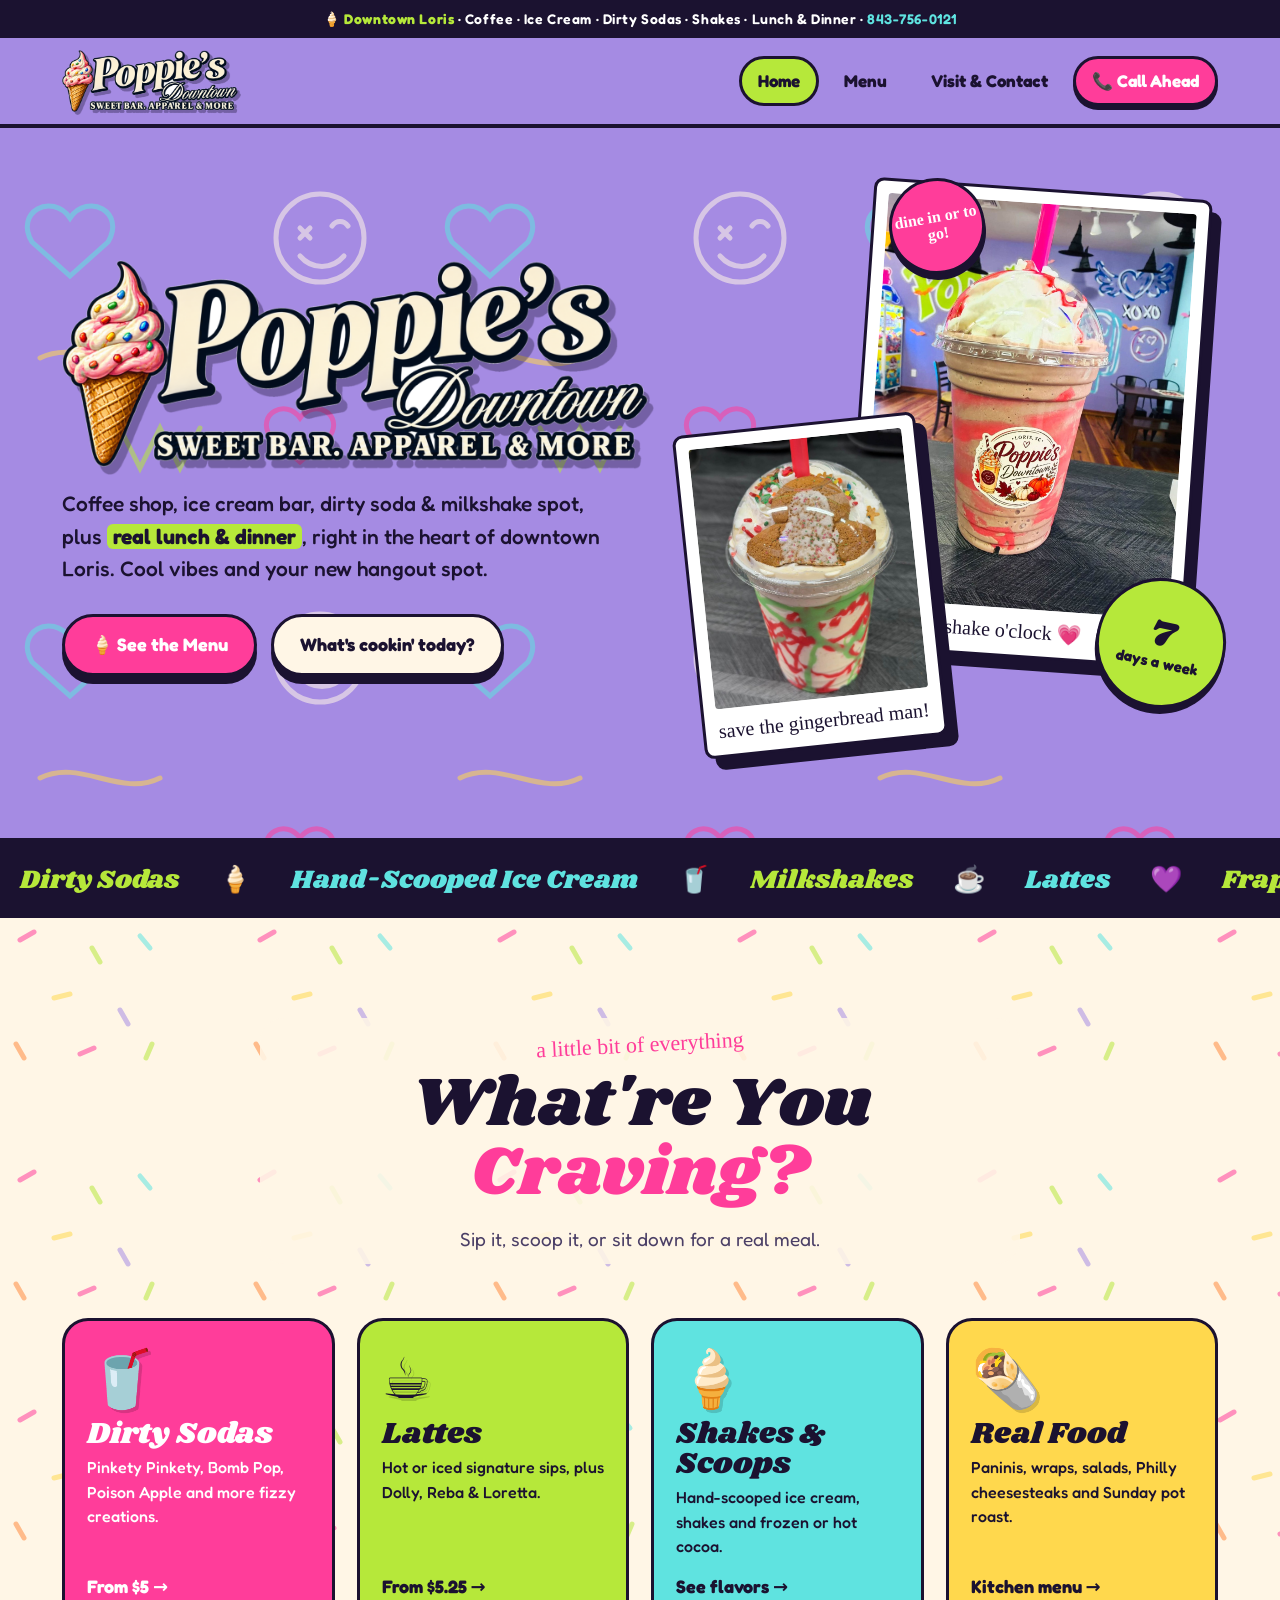
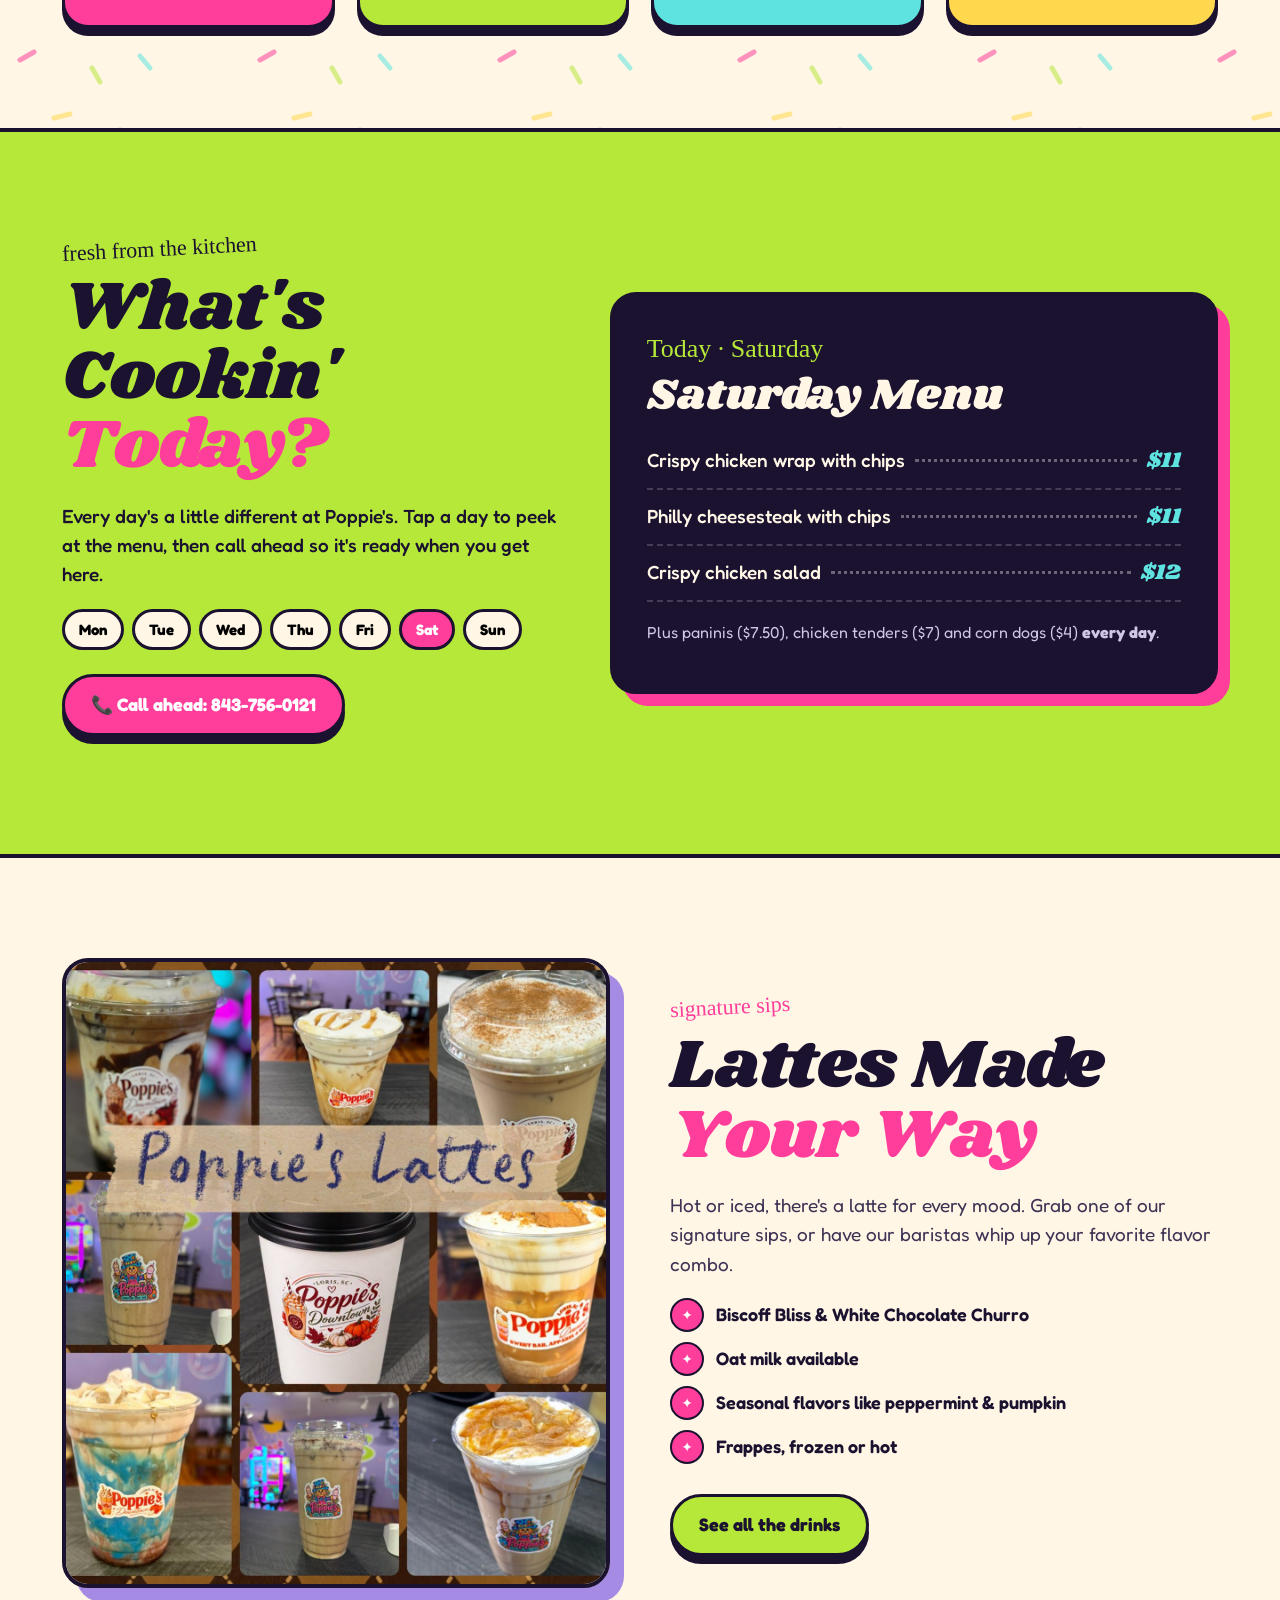
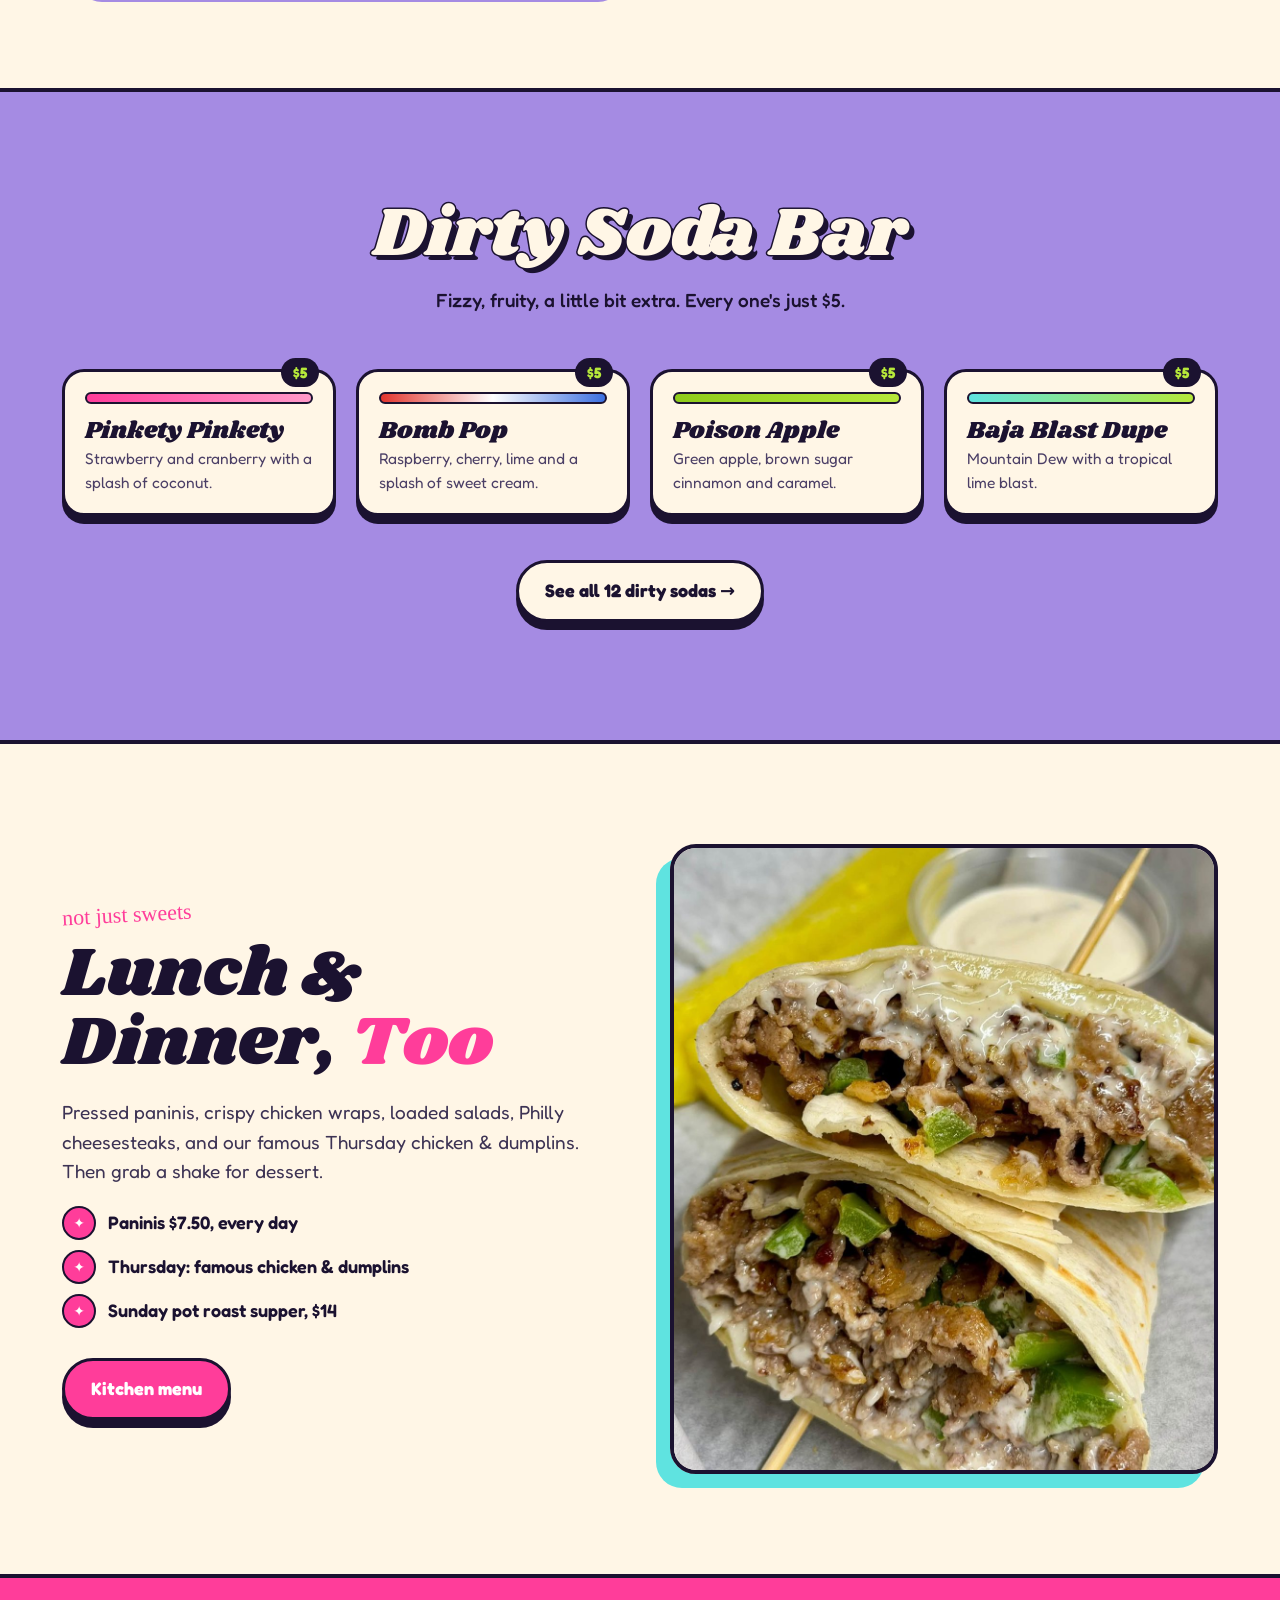
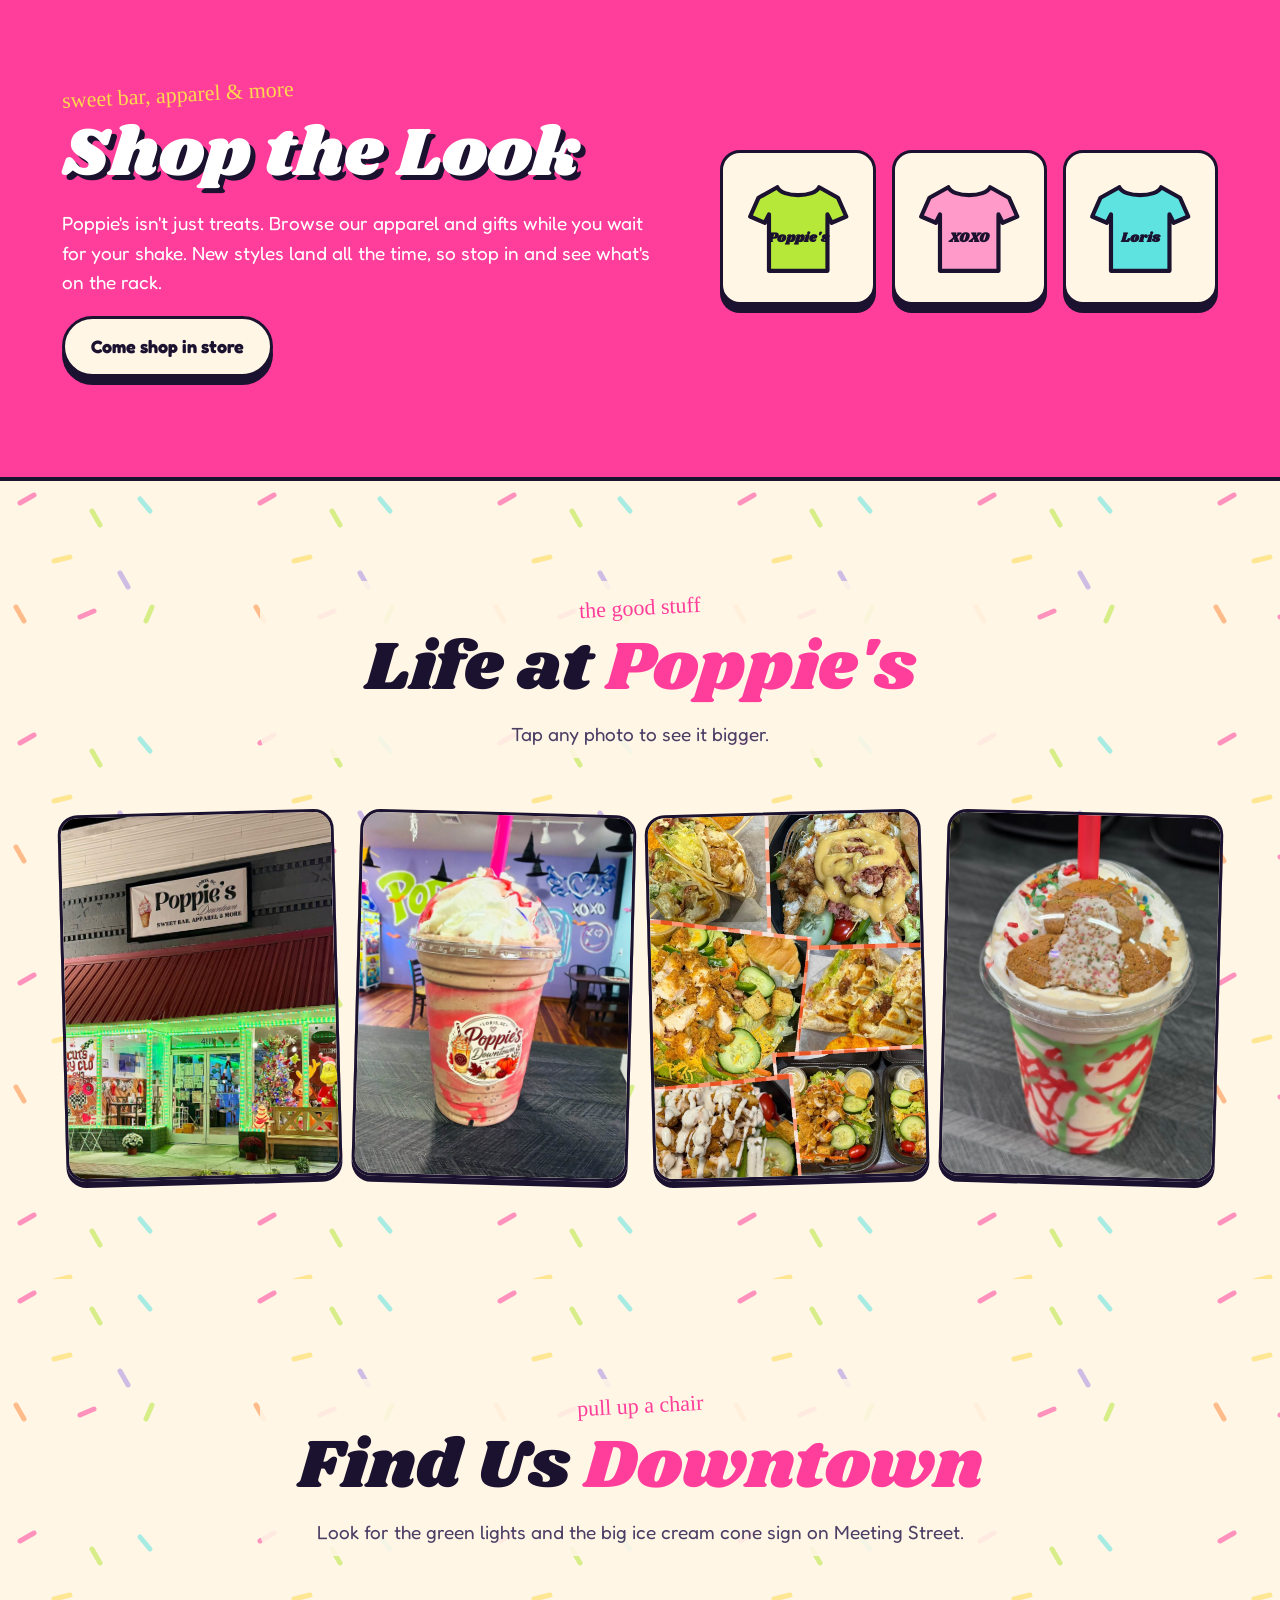
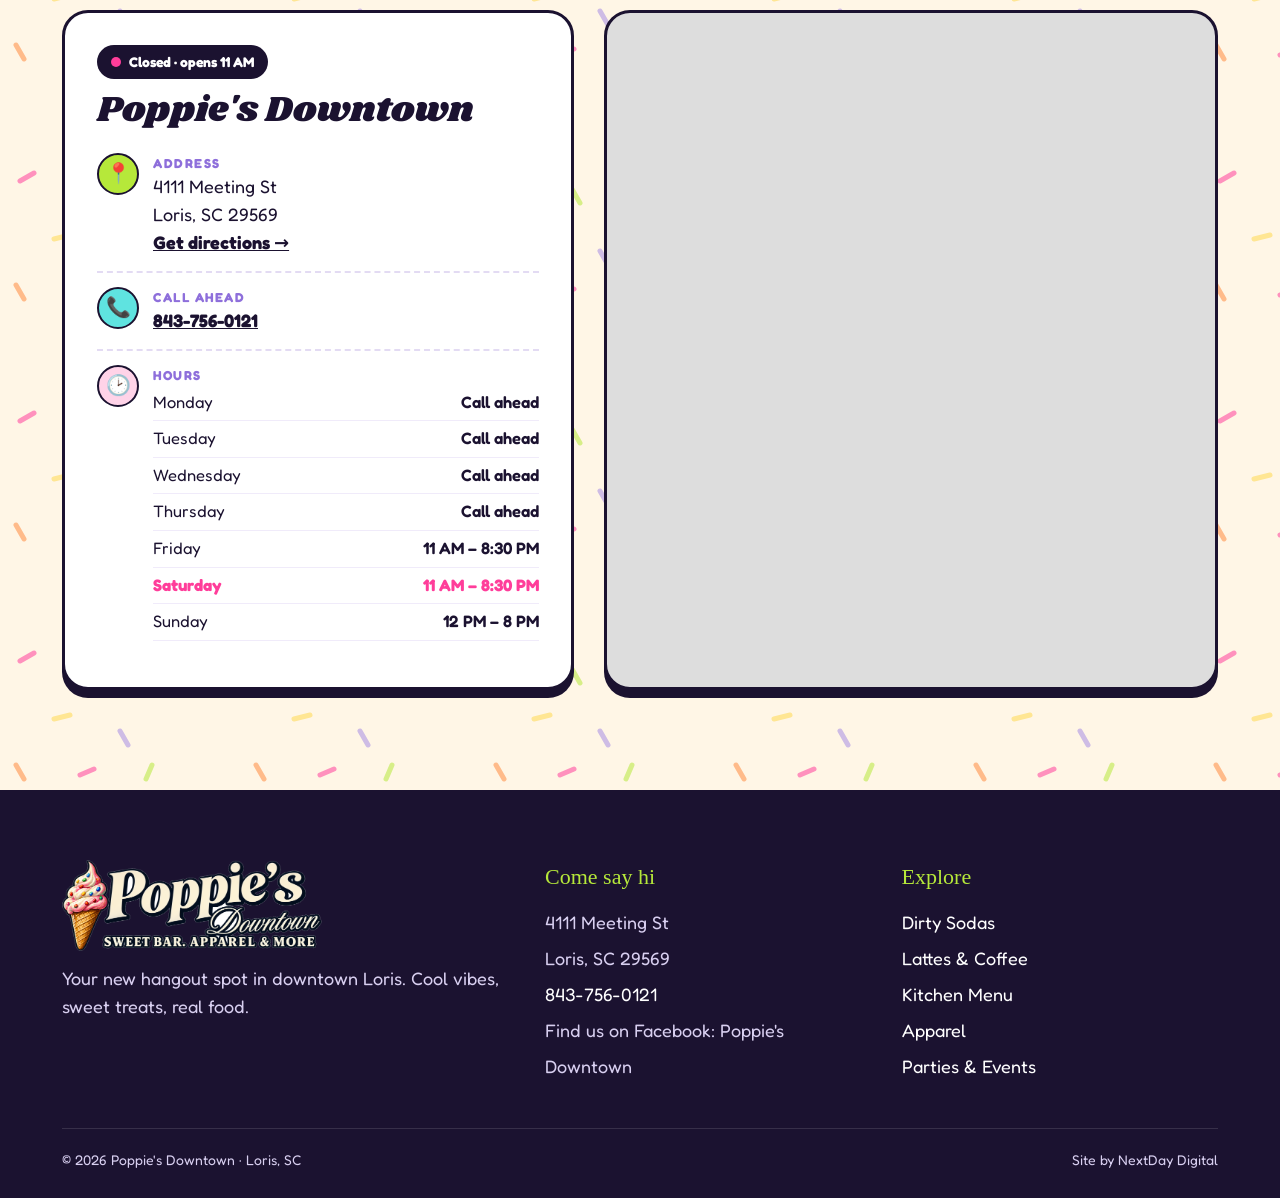
<file: index.html>
<!doctype html>
<html lang="en">
<head>
<meta charset="utf-8">
<meta name="viewport" content="width=device-width,initial-scale=1">
<title>Poppie's Downtown | Coffee, Ice Cream, Dirty Sodas & Lunch in Loris, SC</title>
<meta name="description" content="Poppie's Downtown in Loris, SC: coffee shop, ice cream bar, dirty sodas, milkshakes, lunch & dinner, and apparel. Your new hangout spot, open 7 days a week.">
<meta name="theme-color" content="#A58BE3">
<meta property="og:title" content="Poppie's Downtown | Coffee, Ice Cream, Dirty Sodas & Lunch in Loris, SC">
<meta property="og:description" content="Poppie's Downtown in Loris, SC: coffee shop, ice cream bar, dirty sodas, milkshakes, lunch & dinner, and apparel. Your new hangout spot, open 7 days a week.">
<meta property="og:image" content="assets/img/storefront.jpg">
<link rel="icon" href="assets/img/favicon.png" type="image/png">
<link rel="preconnect" href="https://fonts.googleapis.com"><link rel="preconnect" href="https://fonts.gstatic.com" crossorigin>
<link href="https://fonts.googleapis.com/css2?family=Fredoka:wght@400;500;600;700&family=Permanent+Marker&family=Shrikhand&display=swap" rel="stylesheet">
<link rel="stylesheet" href="assets/css/style.css">
<script type="application/ld+json">{"@context":"https://schema.org","@type":"CafeOrCoffeeShop","name":"Poppie's Downtown Sweet Bar, Apparel & More","servesCuisine":["Coffee","Ice Cream","Desserts","Sandwiches"],"telephone":"+1-843-756-0121","address":{"@type":"PostalAddress","streetAddress":"4111 Meeting St","addressLocality":"Loris","addressRegion":"SC","postalCode":"29569","addressCountry":"US"},"image":"assets/img/storefront.jpg","priceRange":"$"}</script>
</head>
<body>
<div class="topbar">🍦 <b>Downtown Loris</b><span class="hide-m"> · Coffee · Ice Cream · Dirty Sodas · Shakes · Lunch &amp; Dinner</span> · <a href="tel:8437560121">843-756-0121</a></div>
<header class="site">
  <div class="wrap nav">
    <a class="brand" href="index.html" aria-label="Poppie's Downtown home"><img src="assets/img/logo-sm.png" alt="Poppie's Downtown Sweet Bar, Apparel &amp; More"></a>
    <button class="burger" aria-label="Open menu" aria-expanded="false"><i></i><i></i><i></i></button>
    <nav class="links"><a href="index.html" aria-current="page">Home</a><a href="menu.html">Menu</a><a href="visit.html">Visit &amp; Contact</a><a class="cta" href="tel:8437560121">📞 Call Ahead</a></nav>
  </div>
</header>

<main>
<section class="hero">
  <div class="wrap">
    <div>
      <img class="logo" src="assets/img/logo.png" alt="Poppie's Downtown Sweet Bar, Apparel &amp; More" fetchpriority="high">
      <p class="lead">Coffee shop, ice cream bar, dirty soda &amp; milkshake spot, plus <b>real lunch &amp; dinner</b>, right in the heart of downtown Loris. Cool vibes and your new hangout spot.</p>
      <div class="ctas"><a class="btn btn-pink" href="menu.html">🍦 See the Menu</a><a class="btn btn-cream" href="#today">What's cookin' today?</a></div>
    </div>
    <div class="hero-media">
      <div class="polaroid p1"><img src="assets/img/shake-mural.jpg" alt="Swirled strawberry chocolate milkshake in front of the colorful Poppie's mural wall"><span>shake o'clock 💗</span></div>
      <div class="polaroid p2"><img src="assets/img/gingerbread-shake.jpg" alt="Gingerbread milkshake with a gingerbread man cookie"><span>save the gingerbread man!</span></div>
      <div class="sticker s1"><div><b>7</b>days a week</div></div>
      <div class="sticker s2">dine in or to go!</div>
    </div>
  </div>
</section>
<div class="marquee" aria-hidden="true"><div class="track"><span>Dirty Sodas</span><span>🍦</span><span>Hand-Scooped Ice Cream</span><span>🥤</span><span>Milkshakes</span><span>☕</span><span>Lattes</span><span>💜</span><span>Frappes</span><span>🍫</span><span>Hot Cocoa</span><span>🌯</span><span>Paninis &amp; Wraps</span><span>🛍️</span><span>Apparel</span><span>✨</span><span>Dirty Sodas</span><span>🍦</span><span>Hand-Scooped Ice Cream</span><span>🥤</span><span>Milkshakes</span><span>☕</span><span>Lattes</span><span>💜</span><span>Frappes</span><span>🍫</span><span>Hot Cocoa</span><span>🌯</span><span>Paninis &amp; Wraps</span><span>🛍️</span><span>Apparel</span><span>✨</span></div></div>

<section class="sprinkles">
  <div class="wrap">
    <div class="sec-head rv"><span class="tag">a little bit of everything</span><h2 class="h2">What're You <span class="hl">Craving?</span></h2><p>Sip it, scoop it, or sit down for a real meal.</p></div>
    <div class="cats">
      <a class="cat c1 rv" href="menu.html#drinks"><div class="em">🥤</div><h3>Dirty Sodas</h3><p>Pinkety Pinkety, Bomb Pop, Poison Apple and more fizzy creations.</p><span class="go">From $5 →</span></a>
      <a class="cat c2 rv" href="menu.html#coffee"><div class="em">☕</div><h3>Lattes</h3><p>Hot or iced signature sips, plus Dolly, Reba &amp; Loretta.</p><span class="go">From $5.25 →</span></a>
      <a class="cat c3 rv" href="menu.html#cocoa"><div class="em">🍦</div><h3>Shakes &amp; Scoops</h3><p>Hand-scooped ice cream, shakes and frozen or hot cocoa.</p><span class="go">See flavors →</span></a>
      <a class="cat c4 rv" href="menu.html#kitchen"><div class="em">🌯</div><h3>Real Food</h3><p>Paninis, wraps, salads, Philly cheesesteaks and Sunday pot roast.</p><span class="go">Kitchen menu →</span></a>
    </div>
  </div>
</section>

<section class="today" id="today">
  <div class="wrap grid">
    <div class="rv">
      <span class="tag" style="color:var(--ink)">fresh from the kitchen</span>
      <h2 class="h2">What's Cookin' <span class="hl">Today?</span></h2>
      <p style="font-size:19px;font-weight:500">Every day's a little different at Poppie's. Tap a day to peek at the menu, then call ahead so it's ready when you get here.</p>
      <div class="day-pills"></div>
      <p style="margin-top:24px"><a class="btn btn-pink" href="tel:8437560121">📞 Call ahead: 843-756-0121</a></p>
    </div>
    <div class="chalk rv" data-today>
      <div class="day">Today</div>
      <h3>Lunch &amp; Dinner</h3>
      <ul></ul>
      <span class="note"></span>
      <p class="call">Plus paninis ($7.50), chicken tenders ($7) and corn dogs ($4) <b>every day</b>.</p>
    </div>
  </div>
</section>

<section class="feature">
  <div class="wrap grid">
    <div class="media rv"><img src="assets/img/lattes.jpg" alt="Collage of Poppie's signature lattes" loading="lazy" data-zoom></div>
    <div class="rv">
      <span class="tag">signature sips</span>
      <h2 class="h2">Lattes Made <span class="hl">Your Way</span></h2>
      <p>Hot or iced, there's a latte for every mood. Grab one of our signature sips, or have our baristas whip up your favorite flavor combo.</p>
      <ul class="checks"><li>Biscoff Bliss &amp; White Chocolate Churro</li><li>Oat milk available</li><li>Seasonal flavors like peppermint &amp; pumpkin</li><li>Frappes, frozen or hot</li></ul>
      <a class="btn btn-lime" href="menu.html#coffee">See all the drinks</a>
    </div>
  </div>
</section>

<section class="sips">
  <div class="wrap">
    <div class="sec-head rv"><h2 class="h2">Dirty Soda Bar</h2><p>Fizzy, fruity, a little bit extra. Every one's just $5.</p></div>
    <div class="cups">
      <div class="cup rv"><span class="pr">$5</span><div class="swatch" style="background:linear-gradient(90deg,#FF3D9A,#ff9ac9)"></div><h3>Pinkety Pinkety</h3><p>Strawberry and cranberry with a splash of coconut.</p></div>
      <div class="cup rv"><span class="pr">$5</span><div class="swatch" style="background:linear-gradient(90deg,#e2352e,#fff,#3b6fe0)"></div><h3>Bomb Pop</h3><p>Raspberry, cherry, lime and a splash of sweet cream.</p></div>
      <div class="cup rv"><span class="pr">$5</span><div class="swatch" style="background:linear-gradient(90deg,#8FCB1B,#B6E83A)"></div><h3>Poison Apple</h3><p>Green apple, brown sugar cinnamon and caramel.</p></div>
      <div class="cup rv"><span class="pr">$5</span><div class="swatch" style="background:linear-gradient(90deg,#5FE3E0,#B6E83A)"></div><h3>Baja Blast Dupe</h3><p>Mountain Dew with a tropical lime blast.</p></div>
    </div>
    <p style="text-align:center;margin-top:44px"><a class="btn btn-cream" href="menu.html#drinks">See all 12 dirty sodas →</a></p>
  </div>
</section>

<section class="feature rev">
  <div class="wrap grid">
    <div class="media rv"><img src="assets/img/philly-wrap.jpg" alt="Philly cheesesteak wrap with a pickle spear" loading="lazy" data-zoom></div>
    <div class="rv">
      <span class="tag">not just sweets</span>
      <h2 class="h2">Lunch &amp; Dinner, <span class="hl">Too</span></h2>
      <p>Pressed paninis, crispy chicken wraps, loaded salads, Philly cheesesteaks, and our famous Thursday chicken &amp; dumplins. Then grab a shake for dessert.</p>
      <ul class="checks"><li>Paninis $7.50, every day</li><li>Thursday: famous chicken &amp; dumplins</li><li>Sunday pot roast supper, $14</li></ul>
      <a class="btn btn-pink" href="menu.html#kitchen">Kitchen menu</a>
    </div>
  </div>
</section>

<section class="apparel" id="apparel">
  <div class="wrap grid">
    <div class="rv">
      <span class="tag" style="color:var(--sun)">sweet bar, apparel &amp; more</span>
      <h2 class="h2">Shop the Look</h2>
      <p>Poppie's isn't just treats. Browse our apparel and gifts while you wait for your shake. New styles land all the time, so stop in and see what's on the rack.</p>
      <a class="btn btn-cream" href="visit.html">Come shop in store</a>
    </div>
    <div class="tees rv">
      <div class="tee"><svg viewBox="0 0 100 90"><path d="M30 6 L12 16 4 34 18 40 22 32 22 86 78 86 78 32 82 40 96 34 88 16 70 6 C66 16 34 16 30 6Z" fill="#B6E83A" stroke="#1B1230" stroke-width="4" stroke-linejoin="round"/><text x="50" y="58" text-anchor="middle" font-family="Shrikhand,serif" font-size="13" fill="#1B1230">Poppie's</text></svg></div>
      <div class="tee"><svg viewBox="0 0 100 90"><path d="M30 6 L12 16 4 34 18 40 22 32 22 86 78 86 78 32 82 40 96 34 88 16 70 6 C66 16 34 16 30 6Z" fill="#FF9AC9" stroke="#1B1230" stroke-width="4" stroke-linejoin="round"/><text x="50" y="58" text-anchor="middle" font-family="Shrikhand,serif" font-size="13" fill="#1B1230">XOXO</text></svg></div>
      <div class="tee"><svg viewBox="0 0 100 90"><path d="M30 6 L12 16 4 34 18 40 22 32 22 86 78 86 78 32 82 40 96 34 88 16 70 6 C66 16 34 16 30 6Z" fill="#5FE3E0" stroke="#1B1230" stroke-width="4" stroke-linejoin="round"/><text x="50" y="58" text-anchor="middle" font-family="Shrikhand,serif" font-size="13" fill="#1B1230">Loris</text></svg></div>
    </div>
  </div>
</section>

<section class="sprinkles">
  <div class="wrap">
    <div class="sec-head rv"><span class="tag">the good stuff</span><h2 class="h2">Life at <span class="hl">Poppie's</span></h2><p>Tap any photo to see it bigger.</p></div>
    <div class="gallery rv">
      <img src="assets/img/storefront.jpg" alt="Poppie's Downtown storefront at night with green lights and Christmas decorations" data-zoom loading="lazy">
      <img src="assets/img/shake-mural.jpg" alt="Milkshake in front of the mural wall" data-zoom loading="lazy">
      <img src="assets/img/food-collage.jpg" alt="Crispy chicken salads and wraps" data-zoom loading="lazy">
      <img src="assets/img/gingerbread-shake.jpg" alt="Gingerbread Christmas shake" data-zoom loading="lazy">
    </div>
  </div>
</section>
<section class="visit sprinkles" id="visit">
  <div class="wrap">
    <div class="sec-head rv"><span class="tag">pull up a chair</span><h2 class="h2">Find Us <span class="hl">Downtown</span></h2><p>Look for the green lights and the big ice cream cone sign on Meeting Street.</p></div>
    <div class="grid">
      <div class="card rv">
        <span class="open-pill" data-open></span>
        <h3 style="margin-top:14px">Poppie's Downtown</h3>
        <div class="row"><div class="ic">📍</div><div><b>Address</b>4111 Meeting St<br>Loris, SC 29569<br><a href="https://www.google.com/maps/dir/?api=1&destination=4111+Meeting+St,+Loris,+SC+29569" target="_blank" rel="noopener">Get directions →</a></div></div>
        <div class="row"><div class="ic" style="background:var(--aqua)">📞</div><div><b>Call ahead</b><span data-phone></span></div></div>
        <div class="row"><div class="ic" style="background:var(--pink-soft)">🕑</div><div style="flex:1"><b>Hours</b><table class="hours" data-hours></table></div></div>
      </div>
      <div class="map rv"><iframe title="Map to Poppie's Downtown" loading="lazy" referrerpolicy="no-referrer-when-downgrade" src="https://www.google.com/maps?q=4111+Meeting+St,+Loris,+SC+29569&output=embed"></iframe></div>
    </div>
  </div>
</section>
</main>
<footer class="site">
  <div class="wrap">
    <div class="foot">
      <div><img src="assets/img/logo.png" alt="Poppie's Downtown"><p style="margin-top:14px">Your new hangout spot in downtown Loris. Cool vibes, sweet treats, real food.</p></div>
      <div><h4>Come say hi</h4><ul><li>4111 Meeting St</li><li>Loris, SC 29569</li><li data-phone></li><li data-social></li></ul></div>
      <div><h4>Explore</h4><ul><li><a href="menu.html#drinks">Dirty Sodas</a></li><li><a href="menu.html#coffee">Lattes &amp; Coffee</a></li><li><a href="menu.html#kitchen">Kitchen Menu</a></li><li><a href="index.html#apparel">Apparel</a></li><li><a href="visit.html#contact">Parties &amp; Events</a></li></ul></div>
    </div>
    <div class="copy"><span>© <span data-year></span> Poppie's Downtown · Loris, SC</span><span>Site by NextDay Digital</span></div>
  </div>
</footer>
<div class="lightbox" role="dialog" aria-label="Photo viewer"><img alt=""></div>
<script src="assets/js/main.js"></script>
</body>
</html>
</file>
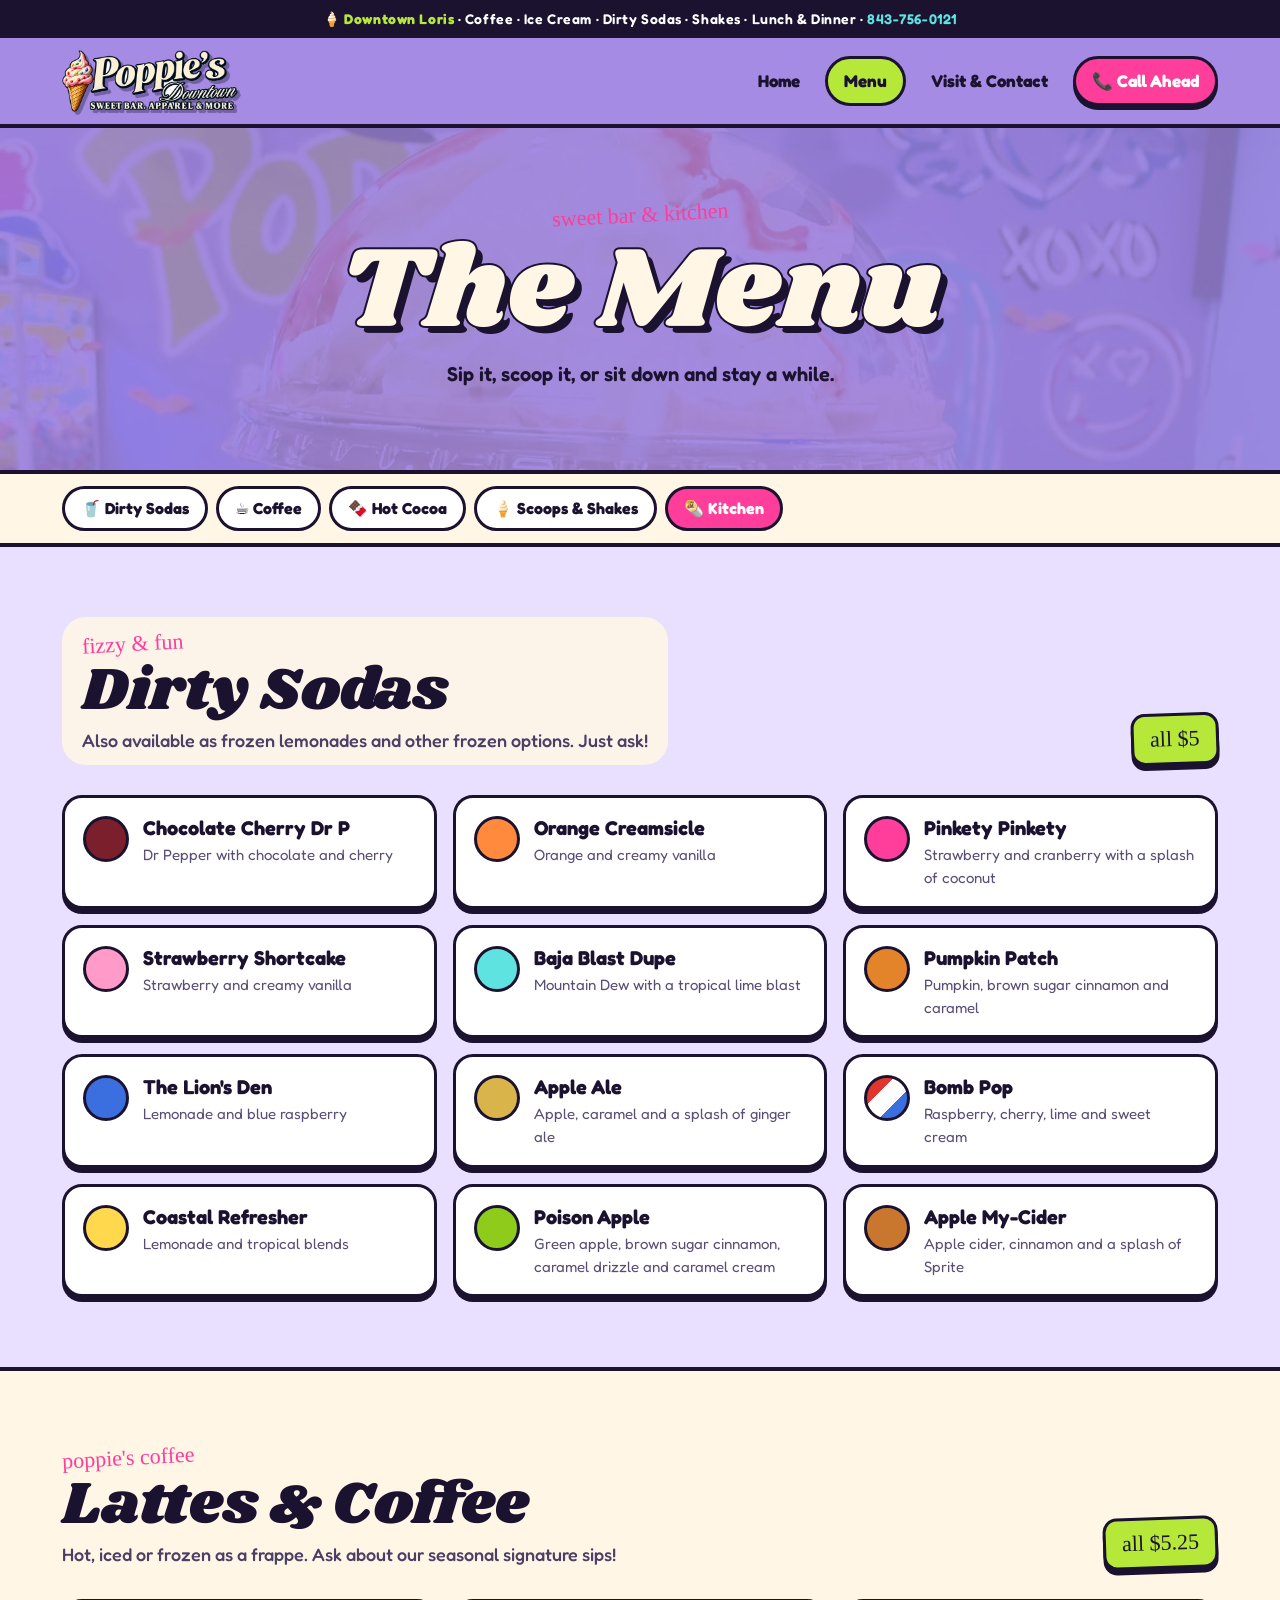
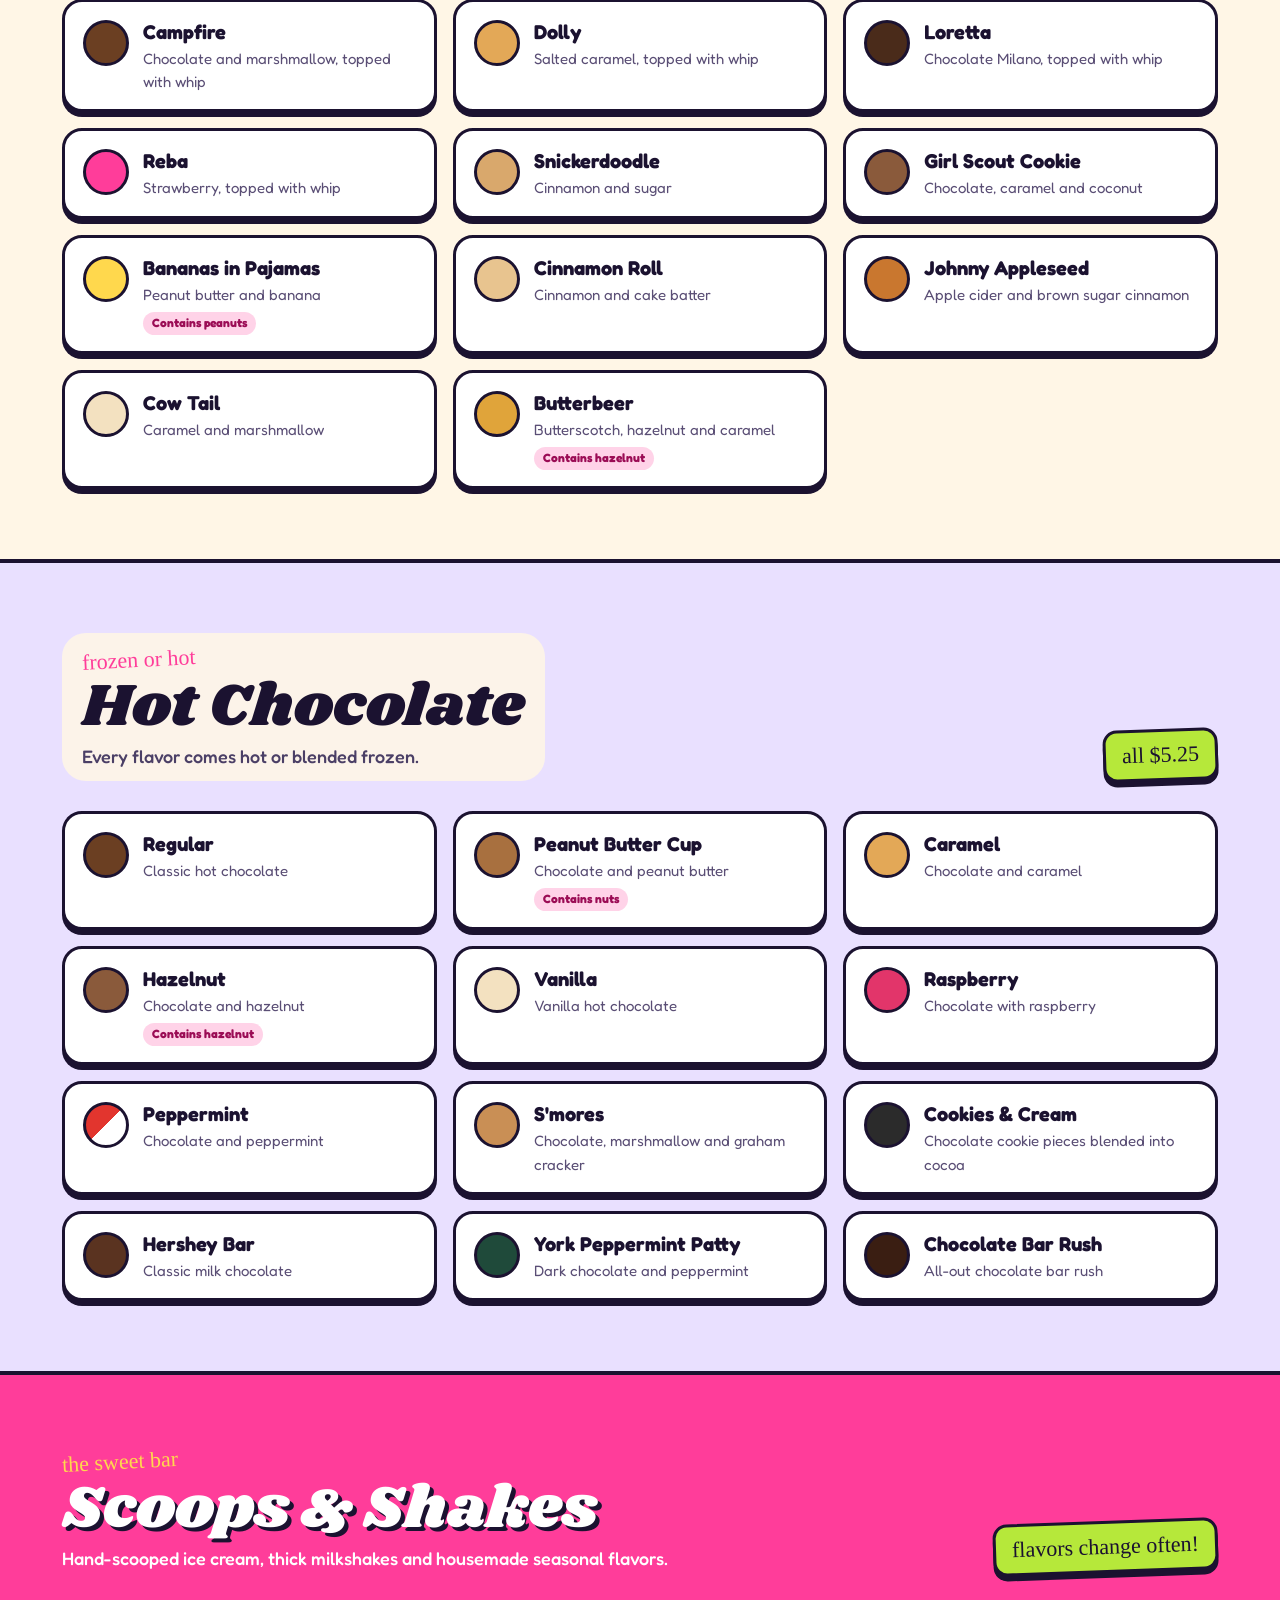
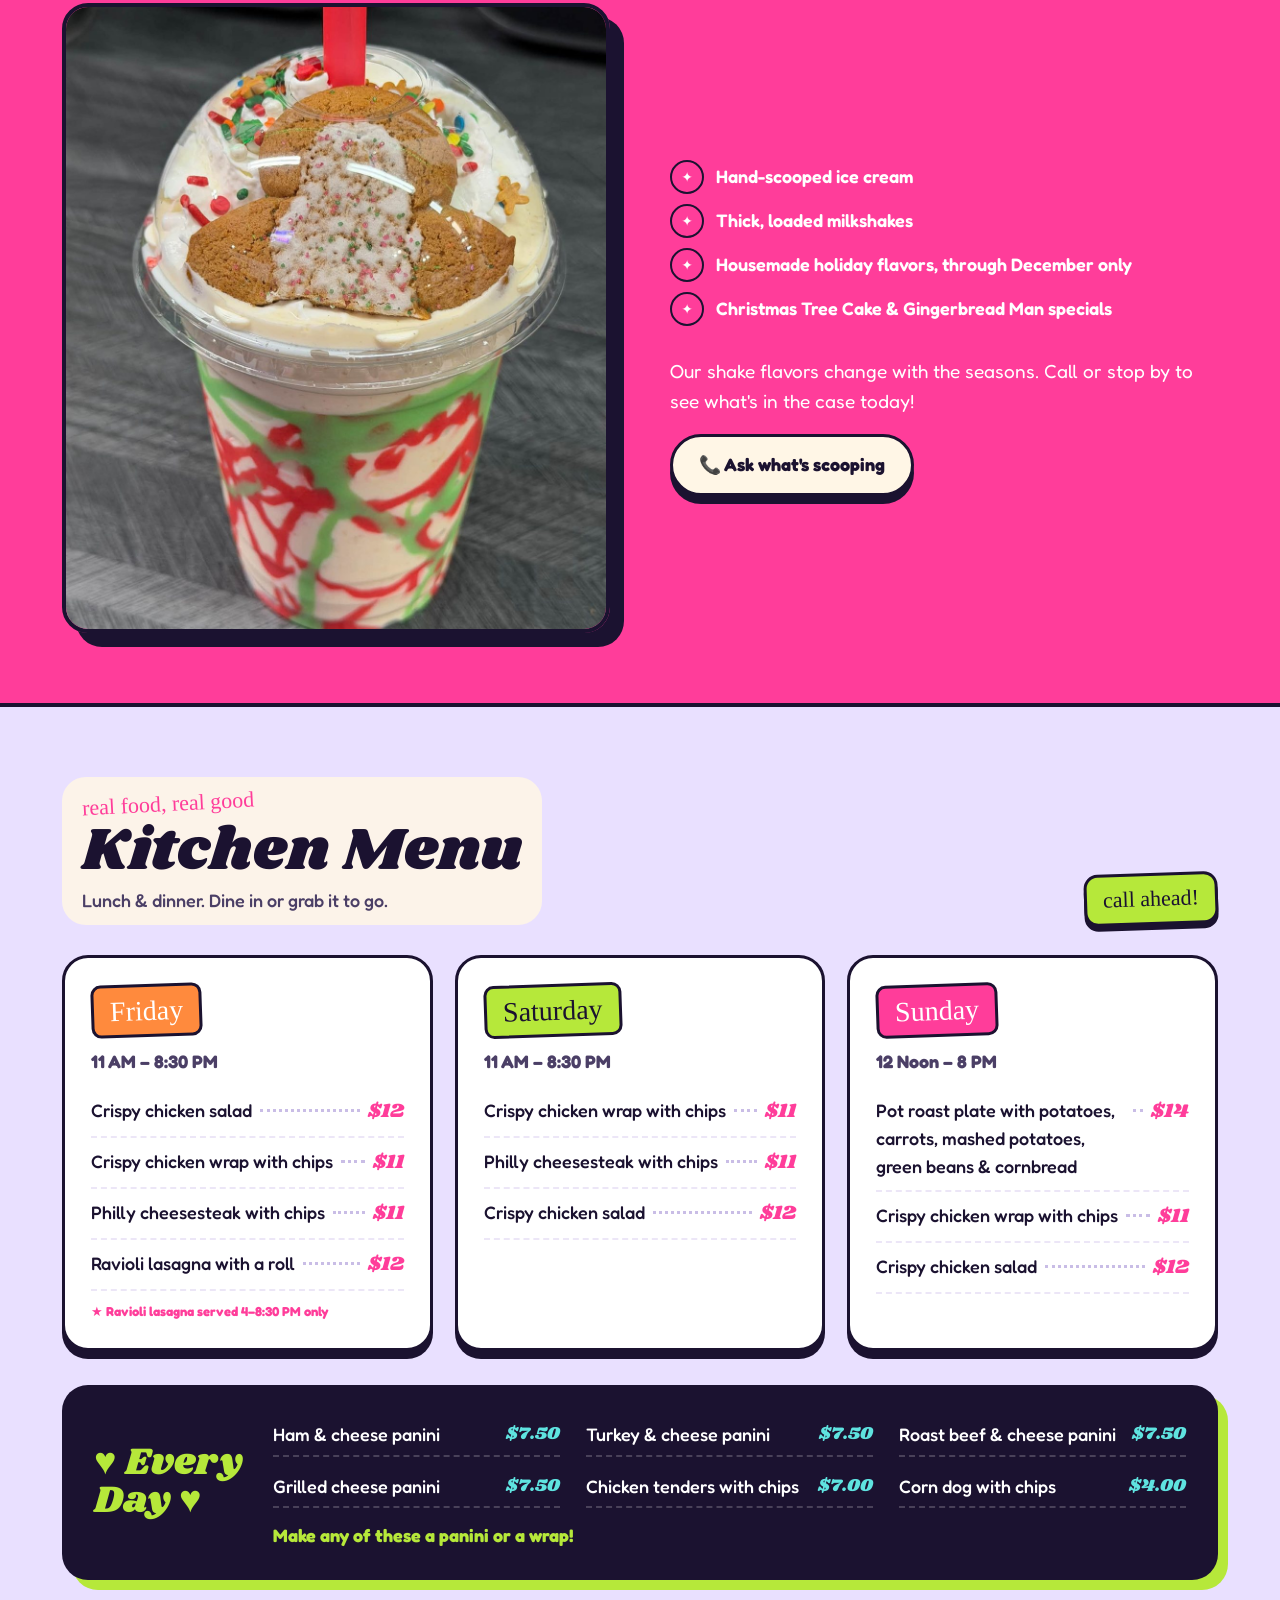
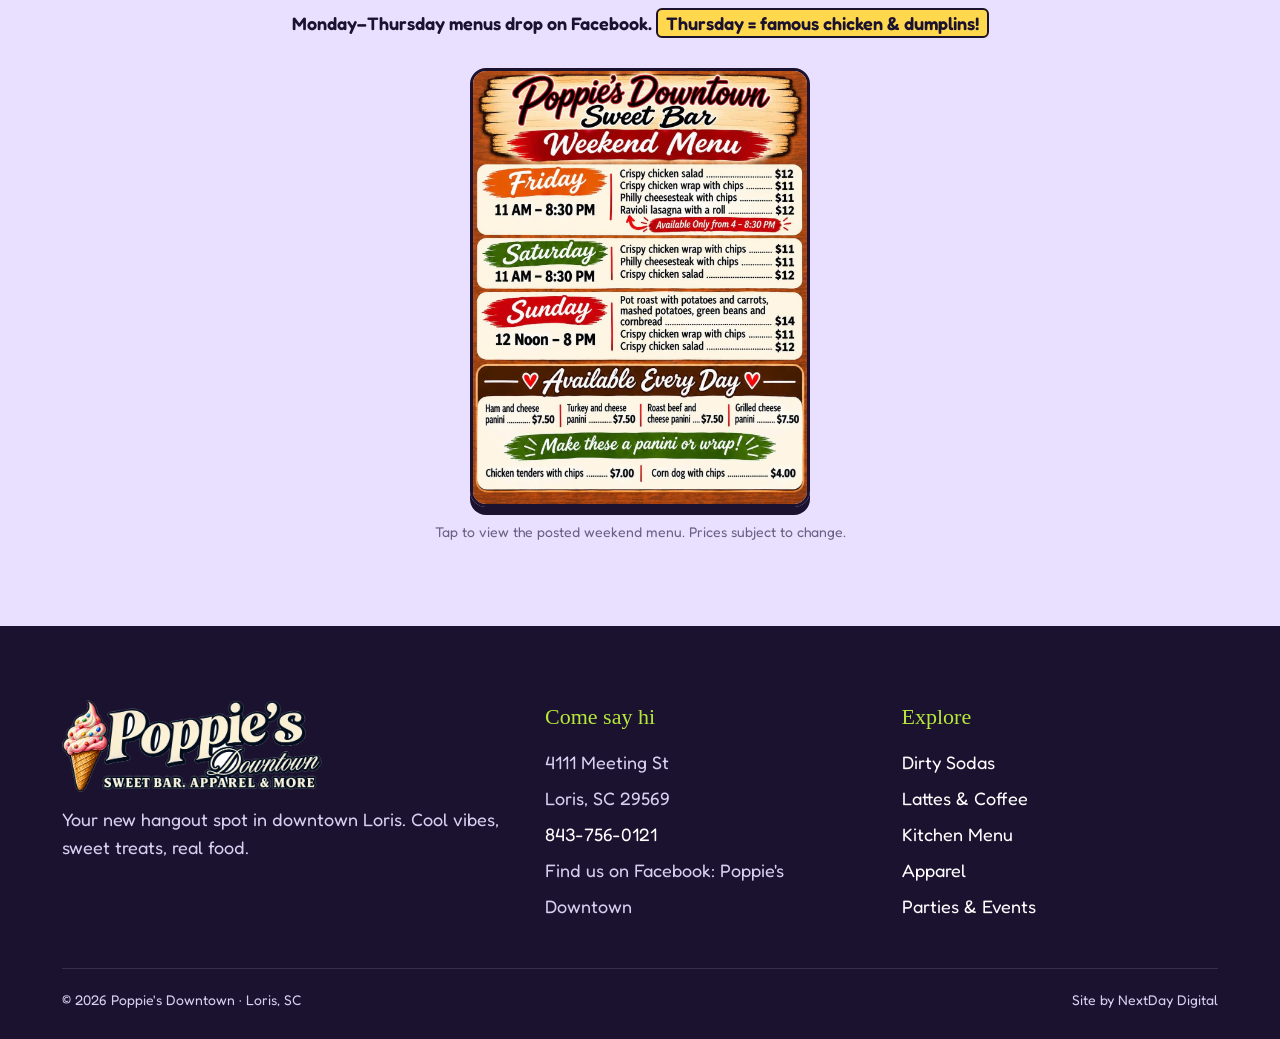
<file: menu.html>
<!doctype html>
<html lang="en">
<head>
<meta charset="utf-8">
<meta name="viewport" content="width=device-width,initial-scale=1">
<title>Menu | Poppie's Downtown · Loris, SC</title>
<meta name="description" content="Dirty sodas, lattes, hot and frozen cocoa, milkshakes, paninis, wraps, salads and weekend specials at Poppie's Downtown in Loris, SC.">
<meta name="theme-color" content="#A58BE3">
<meta property="og:title" content="Menu | Poppie's Downtown · Loris, SC">
<meta property="og:description" content="Dirty sodas, lattes, hot and frozen cocoa, milkshakes, paninis, wraps, salads and weekend specials at Poppie's Downtown in Loris, SC.">
<meta property="og:image" content="assets/img/storefront.jpg">
<link rel="icon" href="assets/img/favicon.png" type="image/png">
<link rel="preconnect" href="https://fonts.googleapis.com"><link rel="preconnect" href="https://fonts.gstatic.com" crossorigin>
<link href="https://fonts.googleapis.com/css2?family=Fredoka:wght@400;500;600;700&family=Permanent+Marker&family=Shrikhand&display=swap" rel="stylesheet">
<link rel="stylesheet" href="assets/css/style.css">
<script type="application/ld+json">{"@context":"https://schema.org","@type":"CafeOrCoffeeShop","name":"Poppie's Downtown Sweet Bar, Apparel & More","servesCuisine":["Coffee","Ice Cream","Desserts","Sandwiches"],"telephone":"+1-843-756-0121","address":{"@type":"PostalAddress","streetAddress":"4111 Meeting St","addressLocality":"Loris","addressRegion":"SC","postalCode":"29569","addressCountry":"US"},"image":"assets/img/storefront.jpg","priceRange":"$"}</script>
</head>
<body>
<div class="topbar">🍦 <b>Downtown Loris</b><span class="hide-m"> · Coffee · Ice Cream · Dirty Sodas · Shakes · Lunch &amp; Dinner</span> · <a href="tel:8437560121">843-756-0121</a></div>
<header class="site">
  <div class="wrap nav">
    <a class="brand" href="index.html" aria-label="Poppie's Downtown home"><img src="assets/img/logo-sm.png" alt="Poppie's Downtown Sweet Bar, Apparel &amp; More"></a>
    <button class="burger" aria-label="Open menu" aria-expanded="false"><i></i><i></i><i></i></button>
    <nav class="links"><a href="index.html">Home</a><a href="menu.html" aria-current="page">Menu</a><a href="visit.html">Visit &amp; Contact</a><a class="cta" href="tel:8437560121">📞 Call Ahead</a></nav>
  </div>
</header>

<main>
<section class="page-hero"><div class="wrap"><span class="tag">sweet bar &amp; kitchen</span><h1>The Menu</h1><p>Sip it, scoop it, or sit down and stay a while.</p></div></section>
<nav class="mtabs" aria-label="Menu sections"><div class="wrap"><a href="#drinks" class="on">🥤 Dirty Sodas</a><a href="#coffee">☕ Coffee</a><a href="#cocoa">🍫 Hot Cocoa</a><a href="#scoops">🍦 Scoops &amp; Shakes</a><a href="#kitchen">🌯 Kitchen</a></div></nav>

<section class="msec sprinkles" id="drinks"><div class="wrap">
  <div class="mhead"><div><span class="tag">fizzy &amp; fun</span><h2>Dirty Sodas</h2><p>Also available as frozen lemonades and other frozen options. Just ask!</p></div><span class="price-tag">all $5</span></div>
  <div class="drinks"><div class="drink rv"><span class="dot" style="background:#7a1f2b"></span><div><h3>Chocolate Cherry Dr P</h3><p>Dr Pepper with chocolate and cherry</p></div></div><div class="drink rv"><span class="dot" style="background:#FF8A3D"></span><div><h3>Orange Creamsicle</h3><p>Orange and creamy vanilla</p></div></div><div class="drink rv"><span class="dot" style="background:#FF3D9A"></span><div><h3>Pinkety Pinkety</h3><p>Strawberry and cranberry with a splash of coconut</p></div></div><div class="drink rv"><span class="dot" style="background:#ff9ac9"></span><div><h3>Strawberry Shortcake</h3><p>Strawberry and creamy vanilla</p></div></div><div class="drink rv"><span class="dot" style="background:#5FE3E0"></span><div><h3>Baja Blast Dupe</h3><p>Mountain Dew with a tropical lime blast</p></div></div><div class="drink rv"><span class="dot" style="background:#e3842a"></span><div><h3>Pumpkin Patch</h3><p>Pumpkin, brown sugar cinnamon and caramel</p></div></div><div class="drink rv"><span class="dot" style="background:#3b6fe0"></span><div><h3>The Lion's Den</h3><p>Lemonade and blue raspberry</p></div></div><div class="drink rv"><span class="dot" style="background:#d9b44a"></span><div><h3>Apple Ale</h3><p>Apple, caramel and a splash of ginger ale</p></div></div><div class="drink rv"><span class="dot" style="background:linear-gradient(135deg,#e2352e 33%,#fff 33% 66%,#3b6fe0 66%)"></span><div><h3>Bomb Pop</h3><p>Raspberry, cherry, lime and sweet cream</p></div></div><div class="drink rv"><span class="dot" style="background:#FFD84D"></span><div><h3>Coastal Refresher</h3><p>Lemonade and tropical blends</p></div></div><div class="drink rv"><span class="dot" style="background:#8FCB1B"></span><div><h3>Poison Apple</h3><p>Green apple, brown sugar cinnamon, caramel drizzle and caramel cream</p></div></div><div class="drink rv"><span class="dot" style="background:#c9772f"></span><div><h3>Apple My-Cider</h3><p>Apple cider, cinnamon and a splash of Sprite</p></div></div></div>
</div></section>

<section class="msec" id="coffee"><div class="wrap">
  <div class="mhead"><div><span class="tag">poppie's coffee</span><h2>Lattes &amp; Coffee</h2><p>Hot, iced or frozen as a frappe. Ask about our seasonal signature sips!</p></div><span class="price-tag">all $5.25</span></div>
  <div class="drinks"><div class="drink rv"><span class="dot" style="background:#6b3f22"></span><div><h3>Campfire</h3><p>Chocolate and marshmallow, topped with whip</p></div></div><div class="drink rv"><span class="dot" style="background:#E3A857"></span><div><h3>Dolly</h3><p>Salted caramel, topped with whip</p></div></div><div class="drink rv"><span class="dot" style="background:#4a2b1a"></span><div><h3>Loretta</h3><p>Chocolate Milano, topped with whip</p></div></div><div class="drink rv"><span class="dot" style="background:#FF3D9A"></span><div><h3>Reba</h3><p>Strawberry, topped with whip</p></div></div><div class="drink rv"><span class="dot" style="background:#d9a86c"></span><div><h3>Snickerdoodle</h3><p>Cinnamon and sugar</p></div></div><div class="drink rv"><span class="dot" style="background:#8a5a3b"></span><div><h3>Girl Scout Cookie</h3><p>Chocolate, caramel and coconut</p></div></div><div class="drink rv"><span class="dot" style="background:#FFD84D"></span><div><h3>Bananas in Pajamas</h3><p>Peanut butter and banana</p><span class="al">Contains peanuts</span></div></div><div class="drink rv"><span class="dot" style="background:#e8c48f"></span><div><h3>Cinnamon Roll</h3><p>Cinnamon and cake batter</p></div></div><div class="drink rv"><span class="dot" style="background:#c9772f"></span><div><h3>Johnny Appleseed</h3><p>Apple cider and brown sugar cinnamon</p></div></div><div class="drink rv"><span class="dot" style="background:#f3e1c0"></span><div><h3>Cow Tail</h3><p>Caramel and marshmallow</p></div></div><div class="drink rv"><span class="dot" style="background:#e0a43a"></span><div><h3>Butterbeer</h3><p>Butterscotch, hazelnut and caramel</p><span class="al">Contains hazelnut</span></div></div></div>
</div></section>

<section class="msec sprinkles" id="cocoa"><div class="wrap">
  <div class="mhead"><div><span class="tag">frozen or hot</span><h2>Hot Chocolate</h2><p>Every flavor comes hot or blended frozen.</p></div><span class="price-tag">all $5.25</span></div>
  <div class="drinks"><div class="drink rv"><span class="dot" style="background:#6b3f22"></span><div><h3>Regular</h3><p>Classic hot chocolate</p></div></div><div class="drink rv"><span class="dot" style="background:#a8703f"></span><div><h3>Peanut Butter Cup</h3><p>Chocolate and peanut butter</p><span class="al">Contains nuts</span></div></div><div class="drink rv"><span class="dot" style="background:#E3A857"></span><div><h3>Caramel</h3><p>Chocolate and caramel</p></div></div><div class="drink rv"><span class="dot" style="background:#8a5a3b"></span><div><h3>Hazelnut</h3><p>Chocolate and hazelnut</p><span class="al">Contains hazelnut</span></div></div><div class="drink rv"><span class="dot" style="background:#f3e1c0"></span><div><h3>Vanilla</h3><p>Vanilla hot chocolate</p></div></div><div class="drink rv"><span class="dot" style="background:#e2356a"></span><div><h3>Raspberry</h3><p>Chocolate with raspberry</p></div></div><div class="drink rv"><span class="dot" style="background:linear-gradient(135deg,#e2352e 50%,#fff 50%)"></span><div><h3>Peppermint</h3><p>Chocolate and peppermint</p></div></div><div class="drink rv"><span class="dot" style="background:#c98f55"></span><div><h3>S'mores</h3><p>Chocolate, marshmallow and graham cracker</p></div></div><div class="drink rv"><span class="dot" style="background:#2b2b2b"></span><div><h3>Cookies &amp; Cream</h3><p>Chocolate cookie pieces blended into cocoa</p></div></div><div class="drink rv"><span class="dot" style="background:#5a3320"></span><div><h3>Hershey Bar</h3><p>Classic milk chocolate</p></div></div><div class="drink rv"><span class="dot" style="background:#1f4a3a"></span><div><h3>York Peppermint Patty</h3><p>Dark chocolate and peppermint</p></div></div><div class="drink rv"><span class="dot" style="background:#3a1e12"></span><div><h3>Chocolate Bar Rush</h3><p>All-out chocolate bar rush</p></div></div></div>
</div></section>

<section class="msec" id="scoops" style="background:var(--pink);color:#fff"><div class="wrap">
  <div class="mhead"><div><span class="tag" style="color:var(--sun)">the sweet bar</span><h2 style="text-shadow:4px 4px 0 var(--ink)">Scoops &amp; Shakes</h2><p style="color:#fff">Hand-scooped ice cream, thick milkshakes and housemade seasonal flavors.</p></div><span class="price-tag" style="color:var(--ink)">flavors change often!</span></div>
  <div class="feature" style="padding:0"><div class="grid">
    <div class="media"><img src="assets/img/gingerbread-shake.jpg" alt="Gingerbread milkshake" loading="lazy" data-zoom style="box-shadow:14px 14px 0 var(--ink)"></div>
    <div><ul class="checks" style="color:#fff"><li>Hand-scooped ice cream</li><li>Thick, loaded milkshakes</li><li>Housemade holiday flavors, through December only</li><li>Christmas Tree Cake &amp; Gingerbread Man specials</li></ul>
    <p style="color:#fff">Our shake flavors change with the seasons. Call or stop by to see what's in the case today!</p><a class="btn btn-cream" href="tel:8437560121">📞 Ask what's scooping</a></div>
  </div></div>
</div></section>

<section class="msec sprinkles" id="kitchen"><div class="wrap">
  <div class="mhead"><div><span class="tag">real food, real good</span><h2>Kitchen Menu</h2><p>Lunch &amp; dinner. Dine in or grab it to go.</p></div><span class="price-tag">call ahead!</span></div>
  <div class="plates" data-plates></div>
  <div class="everyday rv"><h3>♥ Every<br>Day ♥</h3><div><div class="list" data-everyday></div><p style="margin:14px 0 0;color:var(--lime);font-weight:700">Make any of these a panini or a wrap!</p></div></div>
  <p class="weekday-note rv">Monday–Thursday menus drop on Facebook. <span class="hl">Thursday = famous chicken &amp; dumplins!</span></p>
  <img class="menu-photo rv" src="assets/img/weekend-menu.jpg" alt="Poppie's weekend menu board" data-zoom loading="lazy">
  <p style="text-align:center;font-size:14px;color:#6b5f85">Tap to view the posted weekend menu. Prices subject to change.</p>
</div></section>
</main>
<footer class="site">
  <div class="wrap">
    <div class="foot">
      <div><img src="assets/img/logo.png" alt="Poppie's Downtown"><p style="margin-top:14px">Your new hangout spot in downtown Loris. Cool vibes, sweet treats, real food.</p></div>
      <div><h4>Come say hi</h4><ul><li>4111 Meeting St</li><li>Loris, SC 29569</li><li data-phone></li><li data-social></li></ul></div>
      <div><h4>Explore</h4><ul><li><a href="menu.html#drinks">Dirty Sodas</a></li><li><a href="menu.html#coffee">Lattes &amp; Coffee</a></li><li><a href="menu.html#kitchen">Kitchen Menu</a></li><li><a href="index.html#apparel">Apparel</a></li><li><a href="visit.html#contact">Parties &amp; Events</a></li></ul></div>
    </div>
    <div class="copy"><span>© <span data-year></span> Poppie's Downtown · Loris, SC</span><span>Site by NextDay Digital</span></div>
  </div>
</footer>
<div class="lightbox" role="dialog" aria-label="Photo viewer"><img alt=""></div>
<script src="assets/js/main.js"></script>
</body>
</html>
</file>
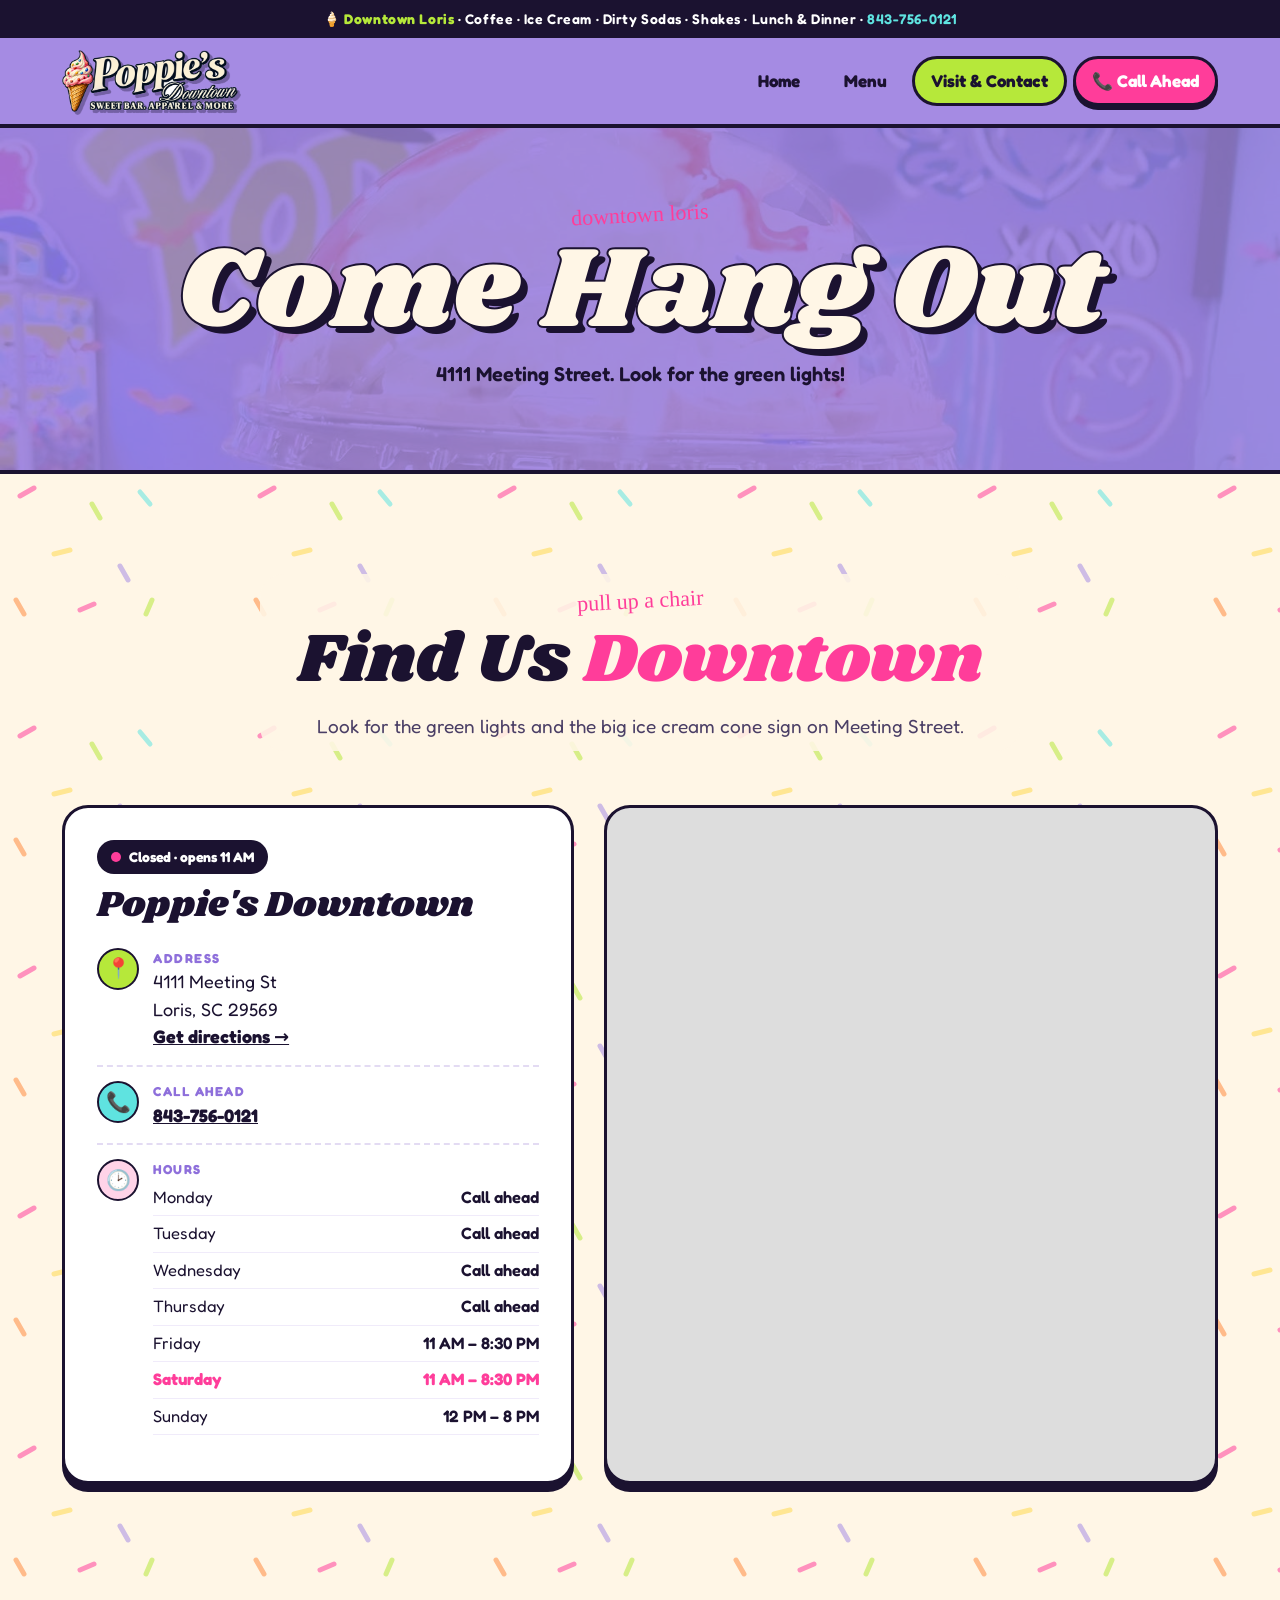
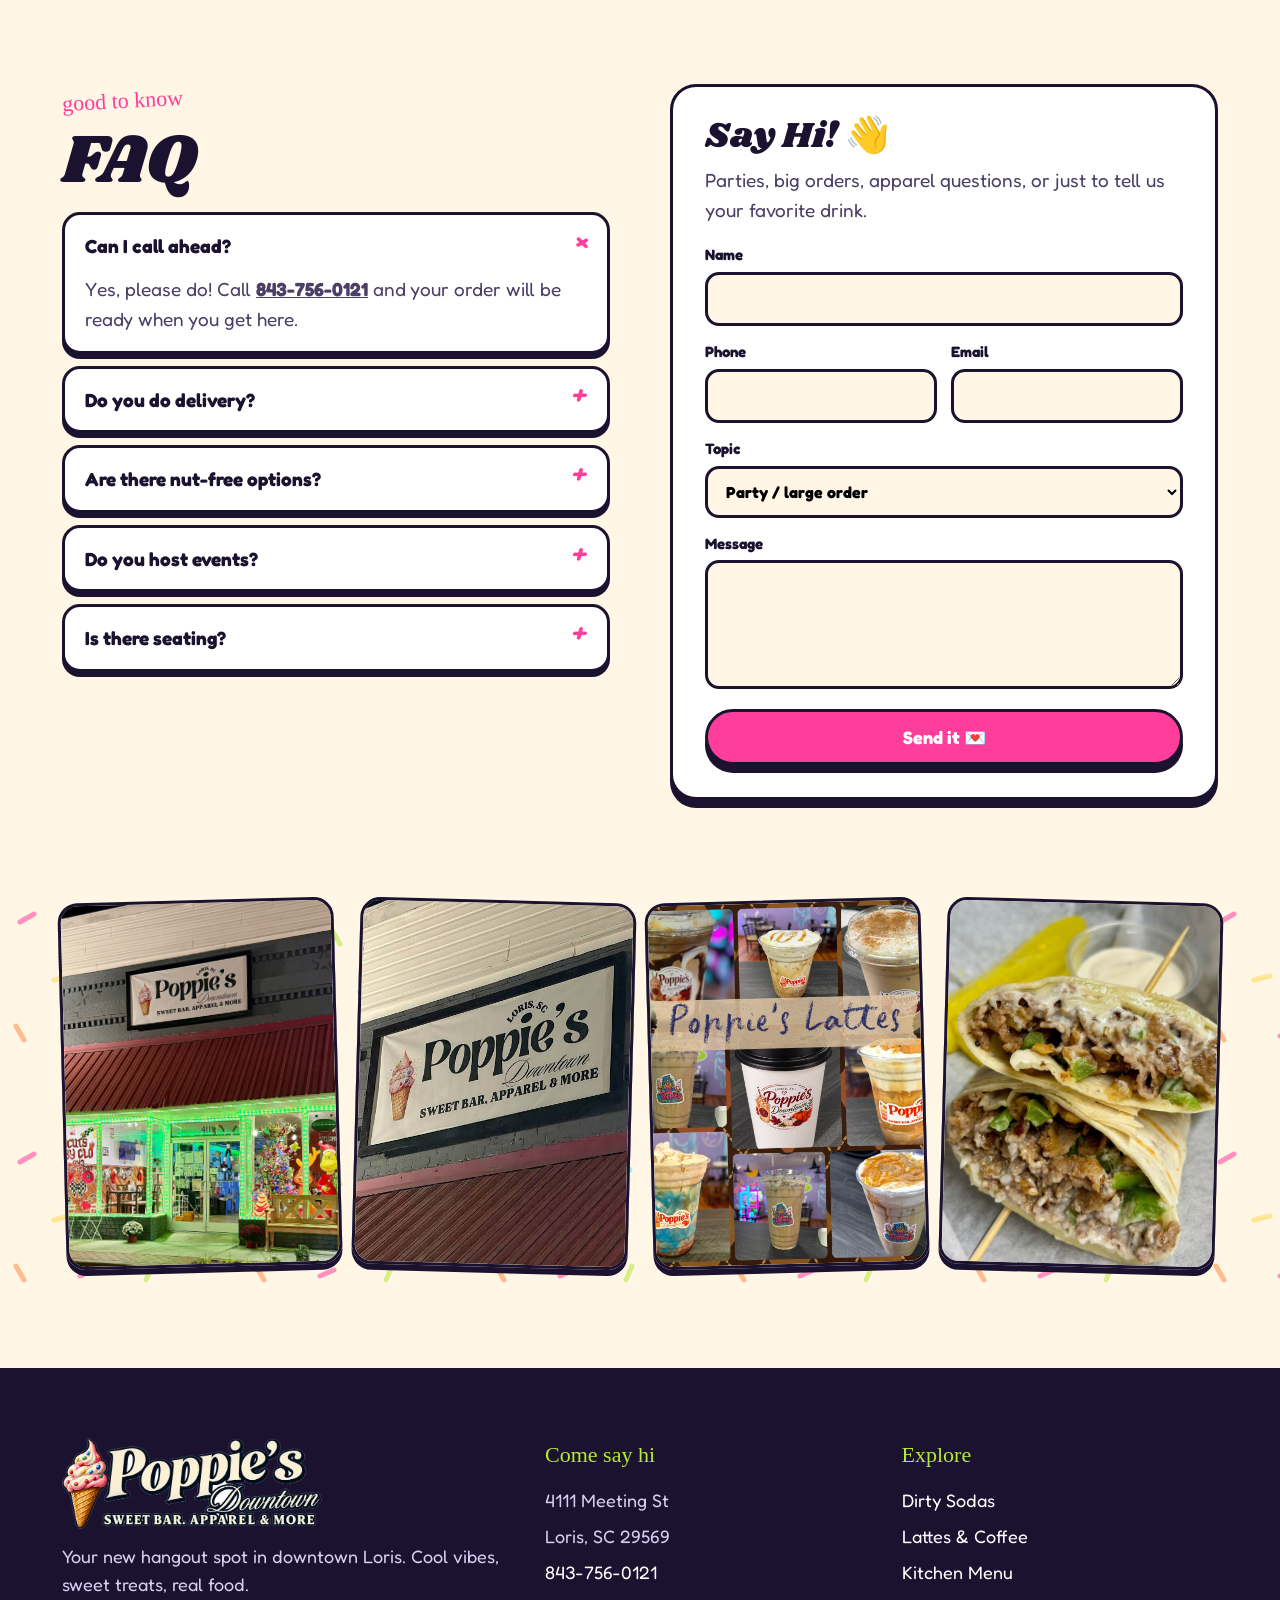
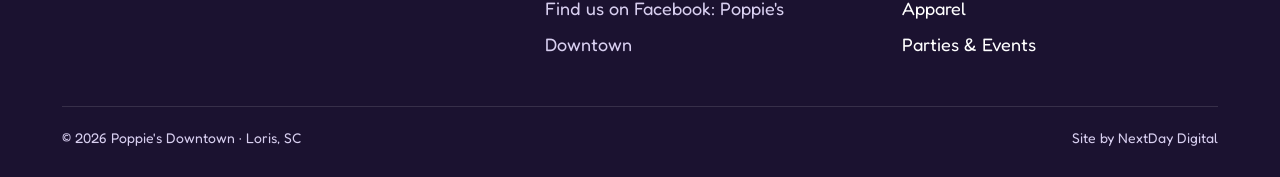
<file: visit.html>
<!doctype html>
<html lang="en">
<head>
<meta charset="utf-8">
<meta name="viewport" content="width=device-width,initial-scale=1">
<title>Visit & Contact | Poppie's Downtown · Loris, SC</title>
<meta name="description" content="Hours, directions and contact for Poppie's Downtown, 4111 Meeting St, Loris SC. Parties, events and large orders.">
<meta name="theme-color" content="#A58BE3">
<meta property="og:title" content="Visit & Contact | Poppie's Downtown · Loris, SC">
<meta property="og:description" content="Hours, directions and contact for Poppie's Downtown, 4111 Meeting St, Loris SC. Parties, events and large orders.">
<meta property="og:image" content="assets/img/storefront.jpg">
<link rel="icon" href="assets/img/favicon.png" type="image/png">
<link rel="preconnect" href="https://fonts.googleapis.com"><link rel="preconnect" href="https://fonts.gstatic.com" crossorigin>
<link href="https://fonts.googleapis.com/css2?family=Fredoka:wght@400;500;600;700&family=Permanent+Marker&family=Shrikhand&display=swap" rel="stylesheet">
<link rel="stylesheet" href="assets/css/style.css">
<script type="application/ld+json">{"@context":"https://schema.org","@type":"CafeOrCoffeeShop","name":"Poppie's Downtown Sweet Bar, Apparel & More","servesCuisine":["Coffee","Ice Cream","Desserts","Sandwiches"],"telephone":"+1-843-756-0121","address":{"@type":"PostalAddress","streetAddress":"4111 Meeting St","addressLocality":"Loris","addressRegion":"SC","postalCode":"29569","addressCountry":"US"},"image":"assets/img/storefront.jpg","priceRange":"$"}</script>
</head>
<body>
<div class="topbar">🍦 <b>Downtown Loris</b><span class="hide-m"> · Coffee · Ice Cream · Dirty Sodas · Shakes · Lunch &amp; Dinner</span> · <a href="tel:8437560121">843-756-0121</a></div>
<header class="site">
  <div class="wrap nav">
    <a class="brand" href="index.html" aria-label="Poppie's Downtown home"><img src="assets/img/logo-sm.png" alt="Poppie's Downtown Sweet Bar, Apparel &amp; More"></a>
    <button class="burger" aria-label="Open menu" aria-expanded="false"><i></i><i></i><i></i></button>
    <nav class="links"><a href="index.html">Home</a><a href="menu.html">Menu</a><a href="visit.html" aria-current="page">Visit &amp; Contact</a><a class="cta" href="tel:8437560121">📞 Call Ahead</a></nav>
  </div>
</header>

<main>
<section class="page-hero"><div class="wrap"><span class="tag">downtown loris</span><h1>Come Hang Out</h1><p>4111 Meeting Street. Look for the green lights!</p></div></section>
<section class="visit sprinkles" id="visit">
  <div class="wrap">
    <div class="sec-head rv"><span class="tag">pull up a chair</span><h2 class="h2">Find Us <span class="hl">Downtown</span></h2><p>Look for the green lights and the big ice cream cone sign on Meeting Street.</p></div>
    <div class="grid">
      <div class="card rv">
        <span class="open-pill" data-open></span>
        <h3 style="margin-top:14px">Poppie's Downtown</h3>
        <div class="row"><div class="ic">📍</div><div><b>Address</b>4111 Meeting St<br>Loris, SC 29569<br><a href="https://www.google.com/maps/dir/?api=1&destination=4111+Meeting+St,+Loris,+SC+29569" target="_blank" rel="noopener">Get directions →</a></div></div>
        <div class="row"><div class="ic" style="background:var(--aqua)">📞</div><div><b>Call ahead</b><span data-phone></span></div></div>
        <div class="row"><div class="ic" style="background:var(--pink-soft)">🕑</div><div style="flex:1"><b>Hours</b><table class="hours" data-hours></table></div></div>
      </div>
      <div class="map rv"><iframe title="Map to Poppie's Downtown" loading="lazy" referrerpolicy="no-referrer-when-downgrade" src="https://www.google.com/maps?q=4111+Meeting+St,+Loris,+SC+29569&output=embed"></iframe></div>
    </div>
  </div>
</section>
<section>
  <div class="wrap feature"><div class="grid" style="align-items:start">
    <div class="faq rv">
      <span class="tag">good to know</span><h2 class="h2">FAQ</h2>
      <details open><summary>Can I call ahead?</summary><p>Yes, please do! Call <a href="tel:8437560121"><b>843-756-0121</b></a> and your order will be ready when you get here.</p></details>
      <details><summary>Do you do delivery?</summary><p>You can find us on delivery apps like Postmates when delivery is available in your area.</p></details>
      <details><summary>Are there nut-free options?</summary><p>Some drinks contain peanuts or hazelnut, and they're marked on our menu. Let us know about allergies when you order.</p></details>
      <details><summary>Do you host events?</summary><p>We go ALL OUT for the holidays! Follow us on Facebook for event dates and sign-up links, or send us a message about your party.</p></details>
      <details><summary>Is there seating?</summary><p>Yep, dine in and enjoy the vibes, or grab it to go.</p></details>
    </div>
    <div id="contact" class="card rv" style="scroll-margin-top:110px">
      <h3>Say Hi! 👋</h3>
      <p style="margin-top:0;color:#4b3f66">Parties, big orders, apparel questions, or just to tell us your favorite drink.</p>
      <form class="contact">
        <label>Name<input name="name" required autocomplete="name"></label>
        <div class="two"><label>Phone<input name="phone" type="tel" autocomplete="tel"></label><label>Email<input name="email" type="email" autocomplete="email"></label></div>
        <label>Topic<select name="topic"><option>Party / large order</option><option>Holiday events</option><option>Apparel</option><option>General question</option></select></label>
        <label>Message<textarea name="msg" rows="4" required></textarea></label>
        <button class="btn btn-pink" type="submit" style="justify-content:center">Send it 💌</button>
        <p class="form-ok" hidden style="margin:0;font-weight:700;color:var(--lav-2)">Thanks! Your email app should open to send this.</p>
      </form>
    </div>
  </div></div>
</section>
<section class="sprinkles" style="padding-top:0">
  <div class="wrap"><div class="gallery rv">
    <img src="assets/img/storefront.jpg" alt="Storefront at night" data-zoom loading="lazy">
    <img src="assets/img/sign.jpg" alt="Poppie's Downtown sign" data-zoom loading="lazy">
    <img src="assets/img/lattes.jpg" alt="Poppie's lattes" data-zoom loading="lazy">
    <img src="assets/img/philly-wrap.jpg" alt="Philly cheesesteak wrap" data-zoom loading="lazy">
  </div></div>
</section>
</main>
<footer class="site">
  <div class="wrap">
    <div class="foot">
      <div><img src="assets/img/logo.png" alt="Poppie's Downtown"><p style="margin-top:14px">Your new hangout spot in downtown Loris. Cool vibes, sweet treats, real food.</p></div>
      <div><h4>Come say hi</h4><ul><li>4111 Meeting St</li><li>Loris, SC 29569</li><li data-phone></li><li data-social></li></ul></div>
      <div><h4>Explore</h4><ul><li><a href="menu.html#drinks">Dirty Sodas</a></li><li><a href="menu.html#coffee">Lattes &amp; Coffee</a></li><li><a href="menu.html#kitchen">Kitchen Menu</a></li><li><a href="index.html#apparel">Apparel</a></li><li><a href="visit.html#contact">Parties &amp; Events</a></li></ul></div>
    </div>
    <div class="copy"><span>© <span data-year></span> Poppie's Downtown · Loris, SC</span><span>Site by NextDay Digital</span></div>
  </div>
</footer>
<div class="lightbox" role="dialog" aria-label="Photo viewer"><img alt=""></div>
<script src="assets/js/main.js"></script>
</body>
</html>
</file>
<file: assets/css/style.css>
/* =========================================================
   Poppie's Downtown · Loris, SC
   Colors pulled from the shop's mural wall: lavender walls,
   lime graffiti, hot pink straws, aqua neon, cream logo.
   ========================================================= */
:root{
  --lav:#A58BE3;
  --lav-2:#8E6FDB;
  --lav-soft:#E9E0FF;
  --grape:#3A1E6B;
  --ink:#1B1230;
  --lime:#B6E83A;
  --lime-2:#8FCB1B;
  --pink:#FF3D9A;
  --pink-soft:#FFD3E8;
  --aqua:#5FE3E0;
  --sun:#FFD84D;
  --orange:#FF8A3D;
  --cream:#FFF6E6;
  --cone:#E3A857;

  --display:"Shrikhand", "Cooper Black", Georgia, serif;
  --marker:"Permanent Marker", cursive;
  --script:"Dancing Script", cursive;
  --body:"Fredoka", system-ui, -apple-system, Segoe UI, sans-serif;

  --r:26px;
  --max:1200px;
  --pop:0 8px 0 var(--ink);
}
*{box-sizing:border-box}
html{scroll-behavior:smooth}
body{margin:0;font-family:var(--body);font-size:18px;line-height:1.55;color:var(--ink);background:var(--cream);overflow-x:hidden;-webkit-font-smoothing:antialiased}
img{max-width:100%;display:block}
a{color:inherit}
.wrap{max-width:var(--max);margin:0 auto;padding:0 22px}
.hide-m{}

/* sprinkles background helper */
.sprinkles{
  background-color:var(--cream);
  background-image:
    radial-gradient(circle, transparent 0 0),
    url("data:image/svg+xml,%3Csvg xmlns='http://www.w3.org/2000/svg' width='240' height='240' opacity='.55'%3E%3Cg stroke-linecap='round' stroke-width='5'%3E%3Cline x1='20' y1='22' x2='34' y2='14' stroke='%23FF3D9A'/%3E%3Cline x1='92' y1='30' x2='100' y2='44' stroke='%23B6E83A'/%3E%3Cline x1='140' y1='18' x2='150' y2='30' stroke='%235FE3E0'/%3E%3Cline x1='54' y1='80' x2='70' y2='76' stroke='%23FFD84D'/%3E%3Cline x1='120' y1='92' x2='128' y2='106' stroke='%23A58BE3'/%3E%3Cline x1='16' y1='126' x2='24' y2='140' stroke='%23FF8A3D'/%3E%3Cline x1='80' y1='136' x2='94' y2='130' stroke='%23FF3D9A'/%3E%3Cline x1='146' y1='140' x2='152' y2='126' stroke='%23B6E83A'/%3E%3C/g%3E%3C/svg%3E");
}

/* ---------- top bar & header ---------- */
.topbar{background:var(--ink);color:#fff;text-align:center;font-weight:600;font-size:14px;letter-spacing:.04em;padding:8px 12px}
.topbar b{color:var(--lime)}
.topbar a{color:var(--aqua);text-decoration:none}
header.site{position:sticky;top:0;z-index:60;background:var(--lav);border-bottom:4px solid var(--ink)}
.nav{display:flex;align-items:center;justify-content:space-between;height:86px;position:relative}
.brand img{height:62px;width:auto;filter:drop-shadow(3px 3px 0 rgba(27,18,48,.35));transition:transform .4s cubic-bezier(.3,1.7,.5,1)}
.brand:hover img{transform:rotate(-3deg) scale(1.05)}
.links{display:flex;gap:6px;align-items:center}
.links a{font-weight:700;text-decoration:none;color:var(--ink);padding:9px 16px;border-radius:999px;border:3px solid transparent;font-size:17px}
.links a:hover{background:var(--cream);border-color:var(--ink)}
.links a[aria-current="page"]{background:var(--lime);border-color:var(--ink)}
.links a.cta{background:var(--pink);color:#fff;border-color:var(--ink);box-shadow:0 4px 0 var(--ink)}
.links a.cta:hover{transform:translateY(-2px)}
.burger{display:none;background:var(--cream);border:3px solid var(--ink);border-radius:14px;cursor:pointer;padding:8px 9px}
.burger i{display:block;width:24px;height:3px;background:var(--ink);margin:4px 0;border-radius:3px;transition:.3s}

/* ---------- buttons ---------- */
.btn{display:inline-flex;align-items:center;gap:10px;font-family:var(--body);font-weight:700;font-size:18px;text-decoration:none;padding:14px 26px;border-radius:999px;border:3px solid var(--ink);cursor:pointer;transition:transform .15s, box-shadow .15s;box-shadow:var(--pop);color:var(--ink)}
.btn:hover{transform:translateY(-3px);box-shadow:0 11px 0 var(--ink)}
.btn:active{transform:translateY(5px);box-shadow:0 3px 0 var(--ink)}
.btn-pink{background:var(--pink);color:#fff}
.btn-lime{background:var(--lime)}
.btn-cream{background:var(--cream)}
.btn-aqua{background:var(--aqua)}

/* ---------- headings ---------- */
.tag{display:inline-block;font-family:var(--marker);font-size:22px;color:var(--pink);transform:rotate(-3deg)}
.h2{font-family:var(--display);font-weight:400;font-size:clamp(40px,5.4vw,70px);line-height:1;margin:8px 0 16px;color:var(--ink)}
.h2 .hl{color:var(--pink);-webkit-text-stroke:0}
.outline{color:var(--cream);-webkit-text-stroke:3px var(--ink);paint-order:stroke fill;text-shadow:5px 5px 0 var(--ink)}
.sec-head{text-align:center;max-width:760px;margin:0 auto 54px}
.sprinkles .sec-head,.sprinkles .mhead>div{background:rgba(255,246,230,.88);border-radius:24px;padding:10px 20px}
.sec-head p{font-size:19px;color:#4b3f66;margin:0}
section{padding:100px 0;position:relative}

/* ---------- hero ---------- */
.hero{background:var(--lav);overflow:hidden;border-bottom:4px solid var(--ink);padding:0}
.hero::before{ /* graffiti hearts + smileys */
  content:"";position:absolute;inset:0;opacity:.55;pointer-events:none;
  background-image:url("data:image/svg+xml,%3Csvg xmlns='http://www.w3.org/2000/svg' width='420' height='420' fill='none' stroke-width='5' stroke-linecap='round'%3E%3Cpath d='M70 90c-18-26-56-6-38 24l38 34 38-34c18-30-20-50-38-24z' stroke='%235FE3E0'/%3E%3Ccircle cx='320' cy='110' r='44' stroke='%23FFF6E6'/%3E%3Cpath d='M300 100l10 10m0-10l-10 10M332 98c4-6 12-6 16 0M300 128c12 14 32 14 44 0' stroke='%23FFF6E6'/%3E%3Cpath d='M120 300l20 40 20-40 20 40 20-40' stroke='%23B6E83A'/%3E%3Cpath d='M300 290c-14-20-44-4-30 18l30 26 30-26c14-22-16-38-30-18z' stroke='%23FF3D9A'/%3E%3Cpath d='M40 230c40-20 80 20 120 0' stroke='%23FFD84D'/%3E%3C/svg%3E");
  background-size:420px 420px;
}
.hero .wrap{position:relative;display:grid;grid-template-columns:1.05fr .95fr;gap:40px;align-items:center;padding-top:60px;padding-bottom:90px}
.hero .logo{width:min(600px,100%);filter:drop-shadow(6px 8px 0 rgba(27,18,48,.35));animation:pop-in .9s cubic-bezier(.3,1.6,.5,1) both}
@keyframes pop-in{from{opacity:0;transform:scale(.85) rotate(-4deg)}}
.hero .lead{font-size:21px;font-weight:500;color:var(--ink);max-width:540px;margin:22px 0 28px}
.hero .lead b{background:var(--lime);padding:0 6px;border-radius:6px}
.hero .ctas{display:flex;gap:14px;flex-wrap:wrap}
.hero-media{position:relative;height:560px}
.polaroid{position:absolute;background:#fff;padding:12px 12px 46px;border:3px solid var(--ink);border-radius:10px;box-shadow:10px 12px 0 var(--ink)}
.polaroid img{width:100%;height:100%;object-fit:cover;border-radius:4px}
.polaroid span{position:absolute;left:0;right:0;bottom:8px;text-align:center;font-family:var(--marker);font-size:20px}
.polaroid.p1{width:64%;height:84%;right:4%;top:0;transform:rotate(4deg);animation:float 6s ease-in-out infinite}
.polaroid.p2{width:46%;height:58%;left:0;bottom:0;transform:rotate(-6deg);animation:float 7s ease-in-out infinite reverse}
@keyframes float{50%{translate:0 -10px}}
.sticker{position:absolute;z-index:3;display:grid;place-items:center;text-align:center;border:3px solid var(--ink);border-radius:50%;box-shadow:0 6px 0 var(--ink);font-weight:700;line-height:1.05}
.sticker.s1{width:130px;height:130px;background:var(--lime);right:-8px;bottom:40px;transform:rotate(12deg);font-size:15px}
.sticker.s1 b{font-family:var(--display);font-weight:400;font-size:38px;display:block}
.sticker.s2{width:96px;height:96px;background:var(--pink);color:#fff;left:38%;top:-10px;transform:rotate(-10deg);font-family:var(--marker);font-size:16px;animation:wiggle 3s ease-in-out infinite}
@keyframes wiggle{50%{transform:rotate(6deg) scale(1.05)}}

/* drip edge */
.drip{height:46px;background:var(--lav);position:relative;margin-top:-4px}
.drip svg{position:absolute;left:0;top:0;width:100%;height:100%}

/* ---------- marquee ---------- */
.marquee{background:var(--ink);color:var(--cream);overflow:hidden;white-space:nowrap;border-block:4px solid var(--ink)}
.marquee .track{display:inline-flex;animation:scroll 34s linear infinite;padding:14px 0}
.marquee span{font-family:var(--display);font-size:26px;padding:0 20px}
.marquee span:nth-child(4n+1){color:var(--lime)}
.marquee span:nth-child(4n+2){color:var(--pink)}
.marquee span:nth-child(4n+3){color:var(--aqua)}
.marquee span:nth-child(4n){color:var(--sun)}
@keyframes scroll{to{transform:translateX(-50%)}}

/* ---------- category tiles ---------- */
.cats{display:grid;grid-template-columns:repeat(4,1fr);gap:22px}
.cat{border:3px solid var(--ink);border-radius:var(--r);padding:28px 22px 24px;box-shadow:var(--pop);text-decoration:none;transition:transform .25s;position:relative;overflow:hidden;min-height:230px;display:flex;flex-direction:column}
.cat:hover{transform:translateY(-6px) rotate(-1deg)}
.cat .em{font-size:56px;line-height:1;filter:drop-shadow(3px 3px 0 rgba(0,0,0,.15))}
.cat h3{font-family:var(--display);font-weight:400;font-size:30px;margin:14px 0 6px;line-height:1}
.cat p{margin:0;font-size:16px;font-weight:500}
.cat .go{margin-top:auto;padding-top:14px;font-weight:700}
.c1{background:var(--pink);color:#fff}
.c2{background:var(--lime)}
.c3{background:var(--aqua)}
.c4{background:var(--sun)}

/* ---------- today board ---------- */
.today{background:var(--lime);border-block:4px solid var(--ink)}
.today .grid{display:grid;grid-template-columns:.9fr 1.1fr;gap:50px;align-items:center}
.chalk{background:var(--ink);color:var(--cream);border-radius:var(--r);padding:34px 34px 30px;border:3px solid var(--ink);box-shadow:12px 12px 0 var(--pink);position:relative}
.chalk .day{font-family:var(--marker);color:var(--lime);font-size:26px}
.chalk h3{font-family:var(--display);font-weight:400;font-size:44px;margin:4px 0 16px;line-height:1}
.chalk ul{list-style:none;padding:0;margin:0}
.chalk li{display:flex;align-items:baseline;gap:10px;padding:10px 0;border-bottom:2px dashed rgba(255,255,255,.18);font-size:19px;font-weight:500}
.chalk li .dots{flex:1;border-bottom:3px dotted rgba(255,255,255,.35);transform:translateY(-5px)}
.chalk li b{font-family:var(--display);font-weight:400;color:var(--aqua);font-size:22px}
.chalk .note{display:inline-block;margin-top:14px;background:var(--pink);color:#fff;font-weight:700;font-size:14px;padding:4px 12px;border-radius:999px}
.chalk .call{margin-top:18px;font-size:16px;color:#cfc6e6}
.chalk .call a{color:var(--lime);font-weight:700}
.day-pills{display:flex;flex-wrap:wrap;gap:8px;margin:20px 0 0}
.day-pills button{font:inherit;font-weight:700;font-size:15px;border:3px solid var(--ink);background:var(--cream);border-radius:999px;padding:6px 14px;cursor:pointer}
.day-pills button.on{background:var(--pink);color:#fff}

/* ---------- photo feature ---------- */
.feature .grid{display:grid;grid-template-columns:1fr 1fr;gap:60px;align-items:center}
.feature.rev .media{order:2}
.feature .media{position:relative}
.feature .media img{border:4px solid var(--ink);border-radius:var(--r);box-shadow:14px 14px 0 var(--lav);width:100%;aspect-ratio:4/4.6;object-fit:cover}
.feature.rev .media img{box-shadow:-14px 14px 0 var(--aqua)}
.feature p{font-size:19px;color:#3d3354}
.checks{list-style:none;padding:0;margin:20px 0 30px;display:grid;gap:10px}
.checks li{display:flex;gap:12px;align-items:center;font-weight:600}
.checks li::before{content:"✦";display:grid;place-items:center;width:30px;height:30px;border-radius:50%;background:var(--pink);color:#fff;border:2px solid var(--ink);flex:none;font-size:14px}

/* ---------- signature drinks scroller ---------- */
.sips{background:var(--lav);border-block:4px solid var(--ink);overflow:hidden}
.sips .h2{color:var(--cream);-webkit-text-stroke:3px var(--ink);paint-order:stroke fill;text-shadow:5px 5px 0 var(--ink)}
.sips .sec-head p{color:var(--ink);font-weight:500}
.cups{display:grid;grid-template-columns:repeat(4,1fr);gap:20px}
.cup{background:var(--cream);border:3px solid var(--ink);border-radius:22px;padding:20px 20px 18px;box-shadow:var(--pop);position:relative;transition:transform .25s}
.cup:hover{transform:translateY(-6px) rotate(1deg)}
.cup .swatch{height:12px;border-radius:999px;border:2px solid var(--ink);margin-bottom:14px}
.cup h3{font-family:var(--display);font-weight:400;font-size:24px;margin:0 0 4px;line-height:1.05}
.cup p{margin:0;font-size:15.5px;color:#4b3f66}
.cup .pr{position:absolute;top:-14px;right:14px;background:var(--ink);color:var(--lime);font-weight:700;border-radius:999px;padding:3px 12px;font-size:15px}

/* ---------- apparel ---------- */
.apparel{background:var(--pink);color:#fff;border-block:4px solid var(--ink)}
.apparel .grid{display:grid;grid-template-columns:1.1fr .9fr;gap:50px;align-items:center}
.apparel .h2{color:#fff;text-shadow:5px 5px 0 var(--ink)}
.apparel p{font-size:19px}
.tees{display:grid;grid-template-columns:repeat(3,1fr);gap:16px}
.tee{aspect-ratio:1;background:var(--cream);border:3px solid var(--ink);border-radius:20px;display:grid;place-items:center;box-shadow:var(--pop);color:var(--ink);font-weight:700;text-align:center;font-size:14px;transition:transform .25s}
.tee:hover{transform:rotate(-4deg) scale(1.04)}
.tee svg{width:70%;height:auto}

/* ---------- gallery ---------- */
.gallery{display:grid;grid-template-columns:repeat(4,1fr);gap:18px}
.gallery img{width:100%;aspect-ratio:3/4;object-fit:cover;border:3px solid var(--ink);border-radius:20px;cursor:zoom-in;transition:transform .25s;box-shadow:0 6px 0 var(--ink)}
.gallery img:nth-child(odd){transform:rotate(-1.5deg)}
.gallery img:nth-child(even){transform:rotate(1.5deg)}
.gallery img:hover{transform:rotate(0) scale(1.04)}

/* ---------- visit ---------- */
.visit .grid{display:grid;grid-template-columns:1fr 1.2fr;gap:30px}
.card{background:#fff;border:3px solid var(--ink);border-radius:var(--r);padding:32px;box-shadow:var(--pop)}
.card h3{font-family:var(--display);font-weight:400;font-size:36px;margin:0 0 10px;line-height:1}
.row{display:flex;gap:14px;padding:14px 0;border-bottom:2px dashed #e3dbf3}
.row:last-child{border-bottom:0}
.row .ic{width:42px;height:42px;flex:none;border-radius:50%;display:grid;place-items:center;border:2px solid var(--ink);background:var(--lime);font-size:20px}
.row b{display:block;font-size:13px;letter-spacing:.12em;text-transform:uppercase;color:var(--lav-2)}
.row a{font-weight:700;color:var(--ink)}
.hours{width:100%;border-collapse:collapse;font-size:16.5px}
.hours td{padding:5px 0;border-bottom:1px solid #f0ebfa}
.hours td:last-child{text-align:right;font-weight:600}
.hours tr.now td{color:var(--pink);font-weight:800}
.open-pill{display:inline-flex;align-items:center;gap:8px;background:var(--ink);color:#fff;border-radius:999px;padding:6px 14px;font-weight:700;font-size:14px}
.open-pill i{width:10px;height:10px;border-radius:50%;background:var(--lime);animation:blink 1.4s infinite}
@keyframes blink{50%{opacity:.35}}
.map{border:3px solid var(--ink);border-radius:var(--r);overflow:hidden;min-height:420px;box-shadow:var(--pop);background:#ddd}
.map iframe{width:100%;height:100%;min-height:420px;border:0;display:block}

/* ---------- footer ---------- */
footer.site{background:var(--ink);color:#d8cff0;padding:70px 0 28px;position:relative}
.foot{display:grid;grid-template-columns:1.4fr 1fr 1fr;gap:40px}
.foot img{width:260px}
.foot h4{font-family:var(--marker);font-weight:400;color:var(--lime);font-size:22px;margin:0 0 10px}
.foot ul{list-style:none;padding:0;margin:0;line-height:2}
.foot a{color:#fff;text-decoration:none}
.foot a:hover{color:var(--pink)}
.copy{border-top:1px solid rgba(255,255,255,.12);margin-top:44px;padding-top:20px;display:flex;justify-content:space-between;flex-wrap:wrap;gap:10px;font-size:14px}

/* ================= MENU PAGE ================= */
.page-hero{background:var(--lav);border-bottom:4px solid var(--ink);text-align:center;padding:70px 0 80px;overflow:hidden}
.page-hero::before{content:"";position:absolute;inset:0;background:url(../img/mural-wide.jpg) center/cover;opacity:.22;mix-blend-mode:multiply}
.page-hero .wrap{position:relative}
.page-hero h1{font-family:var(--display);font-weight:400;font-size:clamp(56px,9vw,120px);line-height:.95;margin:6px 0 12px;color:var(--cream);-webkit-text-stroke:4px var(--ink);paint-order:stroke fill;text-shadow:7px 7px 0 var(--ink)}
.page-hero p{font-size:20px;font-weight:600;max-width:600px;margin:0 auto}
.mtabs{position:sticky;top:86px;z-index:40;background:var(--cream);border-bottom:4px solid var(--ink)}
.mtabs .wrap{display:flex;gap:8px;overflow-x:auto;scrollbar-width:none;padding-top:12px;padding-bottom:12px}
.mtabs .wrap::-webkit-scrollbar{display:none}
.mtabs a{flex:none;font-weight:700;text-decoration:none;border:3px solid var(--ink);border-radius:999px;padding:7px 16px;background:#fff;font-size:16px}
.mtabs a.on{background:var(--pink);color:#fff}
.msec{padding:70px 0;scroll-margin-top:150px;border-bottom:4px solid var(--ink)}
.msec:nth-of-type(even){background:var(--lav-soft)}
.mhead{display:flex;align-items:end;justify-content:space-between;gap:20px;flex-wrap:wrap;margin-bottom:30px}
.mhead h2{font-family:var(--display);font-weight:400;font-size:clamp(40px,5vw,60px);margin:0;line-height:1}
.mhead .price-tag{font-family:var(--marker);font-size:22px;background:var(--lime);border:3px solid var(--ink);border-radius:14px;padding:6px 16px;transform:rotate(-2deg);box-shadow:0 5px 0 var(--ink)}
.mhead p{margin:6px 0 0;color:#4b3f66;font-weight:500}
.drinks{display:grid;grid-template-columns:repeat(3,1fr);gap:16px}
.drink{background:#fff;border:3px solid var(--ink);border-radius:20px;padding:18px 18px 16px;display:flex;gap:14px;align-items:flex-start;transition:transform .2s, box-shadow .2s;box-shadow:0 5px 0 var(--ink)}
.drink:hover{transform:translateY(-4px);box-shadow:0 9px 0 var(--ink)}
.drink .dot{width:46px;height:46px;flex:none;border-radius:50%;border:3px solid var(--ink)}
.drink h3{margin:0;font-size:20px;font-weight:700;line-height:1.2}
.drink p{margin:3px 0 0;font-size:15px;color:#5a4e75}
.drink .al{display:inline-block;margin-top:6px;font-size:12px;font-weight:700;background:var(--pink-soft);color:#9b0c55;border-radius:999px;padding:2px 9px}
.plates{display:grid;grid-template-columns:repeat(3,1fr);gap:22px}
.plate{background:#fff;border:3px solid var(--ink);border-radius:var(--r);padding:26px;box-shadow:var(--pop)}
.plate .d{font-family:var(--marker);font-size:28px;display:inline-block;padding:2px 16px;border-radius:10px;border:3px solid var(--ink);transform:rotate(-2deg)}
.plate .t{font-weight:700;margin:10px 0 12px;color:#4b3f66}
.plate ul{list-style:none;padding:0;margin:0}
.plate li{display:flex;gap:8px;align-items:baseline;padding:9px 0;border-bottom:2px dashed #ece6f7;font-weight:500}
.plate li .dots{flex:1;border-bottom:3px dotted #c9bde6;transform:translateY(-5px);min-width:10px}
.plate li b{font-family:var(--display);font-weight:400;color:var(--pink);font-size:20px}
.plate small{display:block;color:var(--pink);font-weight:700;font-size:13px}
.everyday{margin-top:34px;background:var(--ink);color:#fff;border-radius:var(--r);padding:30px 32px;display:grid;grid-template-columns:auto 1fr;gap:30px;align-items:center;box-shadow:10px 10px 0 var(--lime)}
.everyday h3{font-family:var(--display);font-weight:400;font-size:38px;margin:0;line-height:1;color:var(--lime)}
.everyday .list{display:grid;grid-template-columns:repeat(3,1fr);gap:10px 26px}
.everyday .list div{display:flex;justify-content:space-between;gap:10px;border-bottom:2px dashed rgba(255,255,255,.2);padding:6px 0;font-weight:500}
.everyday .list b{color:var(--aqua);font-family:var(--display);font-weight:400}
.weekday-note{margin-top:30px;text-align:center;font-weight:600;font-size:18px}
.weekday-note .hl{background:var(--sun);padding:2px 8px;border-radius:6px;border:2px solid var(--ink)}
.menu-photo{max-width:340px;margin:30px auto 0;border:3px solid var(--ink);border-radius:16px;cursor:zoom-in;box-shadow:var(--pop)}

/* ================= CONTACT ================= */
form.contact{display:grid;gap:14px}
form.contact .two{display:grid;grid-template-columns:1fr 1fr;gap:14px}
form.contact label{font-weight:700;font-size:15px}
form.contact input,form.contact select,form.contact textarea{width:100%;margin-top:5px;font:inherit;font-size:16px;padding:12px 14px;border:3px solid var(--ink);border-radius:14px;background:var(--cream)}
form.contact input:focus,form.contact select:focus,form.contact textarea:focus{outline:none;box-shadow:0 0 0 4px var(--lime)}
.faq details{background:#fff;border:3px solid var(--ink);border-radius:18px;margin-bottom:12px;padding:2px 20px;box-shadow:0 5px 0 var(--ink)}
.faq summary{cursor:pointer;list-style:none;font-weight:700;font-size:19px;padding:14px 0;display:flex;justify-content:space-between;gap:16px}
.faq summary::after{content:"+";font-family:var(--display);color:var(--pink);font-size:24px;line-height:1;transition:transform .2s}
.faq details[open] summary::after{transform:rotate(45deg)}
.faq p{margin:0 0 16px;color:#4b3f66}

/* lightbox */
.lightbox{position:fixed;inset:0;z-index:200;background:rgba(27,18,48,.92);display:none;place-items:center;padding:20px;cursor:zoom-out}
.lightbox.show{display:grid}
.lightbox img{max-height:92vh;max-width:94vw;border:5px solid #fff;border-radius:16px}

/* reveal */
.rv{opacity:0;transform:translateY(28px);transition:opacity .7s ease, transform .7s ease}
.rv.in{opacity:1;transform:none}

/* ================= RESPONSIVE ================= */
@media (max-width:1020px){
  .hero .wrap,.today .grid,.feature .grid,.apparel .grid,.visit .grid{grid-template-columns:1fr}
  .feature.rev .media{order:0}
  .cats,.cups{grid-template-columns:1fr 1fr}
  .drinks,.plates{grid-template-columns:1fr 1fr}
  .everyday{grid-template-columns:1fr}
  .everyday .list{grid-template-columns:1fr 1fr}
  .foot{grid-template-columns:1fr 1fr}
  .gallery{grid-template-columns:repeat(2,1fr)}
  .hero-media{height:520px;max-width:560px;margin:0 auto;width:100%}
}
@media (max-width:760px){
  body{font-size:17px}
  .hide-m{display:none}
  .nav{height:74px}
  .brand img{height:50px}
  .burger{display:block}
  .nav{position:static}
  .links{position:absolute;top:100%;left:0;right:0;flex-direction:column;align-items:stretch;background:var(--lav);padding:16px 22px 22px;border-bottom:4px solid var(--ink);opacity:0;visibility:hidden;transform:translateY(-8px);transition:.3s}
  .links.open{opacity:1;visibility:visible;transform:none}
  .links a{text-align:center;font-size:19px;background:var(--cream);border-color:var(--ink)}
  .burger.x i:nth-child(1){transform:translateY(7px) rotate(45deg)}
  .burger.x i:nth-child(2){opacity:0}
  .burger.x i:nth-child(3){transform:translateY(-7px) rotate(-45deg)}
  .mtabs{top:74px}
  section{padding:72px 0}
  .hero .wrap{padding-top:36px;padding-bottom:60px}
  .hero-media{height:430px}
  .sticker.s1{right:0;width:104px;height:104px;font-size:13px}
  .sticker.s1 b{font-size:30px}
  .sticker.s2{width:80px;height:80px;font-size:13px}
  .cats,.cups,.drinks,.plates,.tees{grid-template-columns:1fr}
  .tees{grid-template-columns:repeat(3,1fr)}
  .everyday .list{grid-template-columns:1fr}
  .everyday{padding:26px 22px}
  .foot{grid-template-columns:1fr}
  form.contact .two{grid-template-columns:1fr}
  .marquee span{font-size:21px}
  .chalk{padding:26px 22px}
  .chalk h3{font-size:36px}
}
@media (prefers-reduced-motion:reduce){*,*::before,*::after{animation:none!important;transition:none!important}.rv{opacity:1;transform:none}}
</file>
